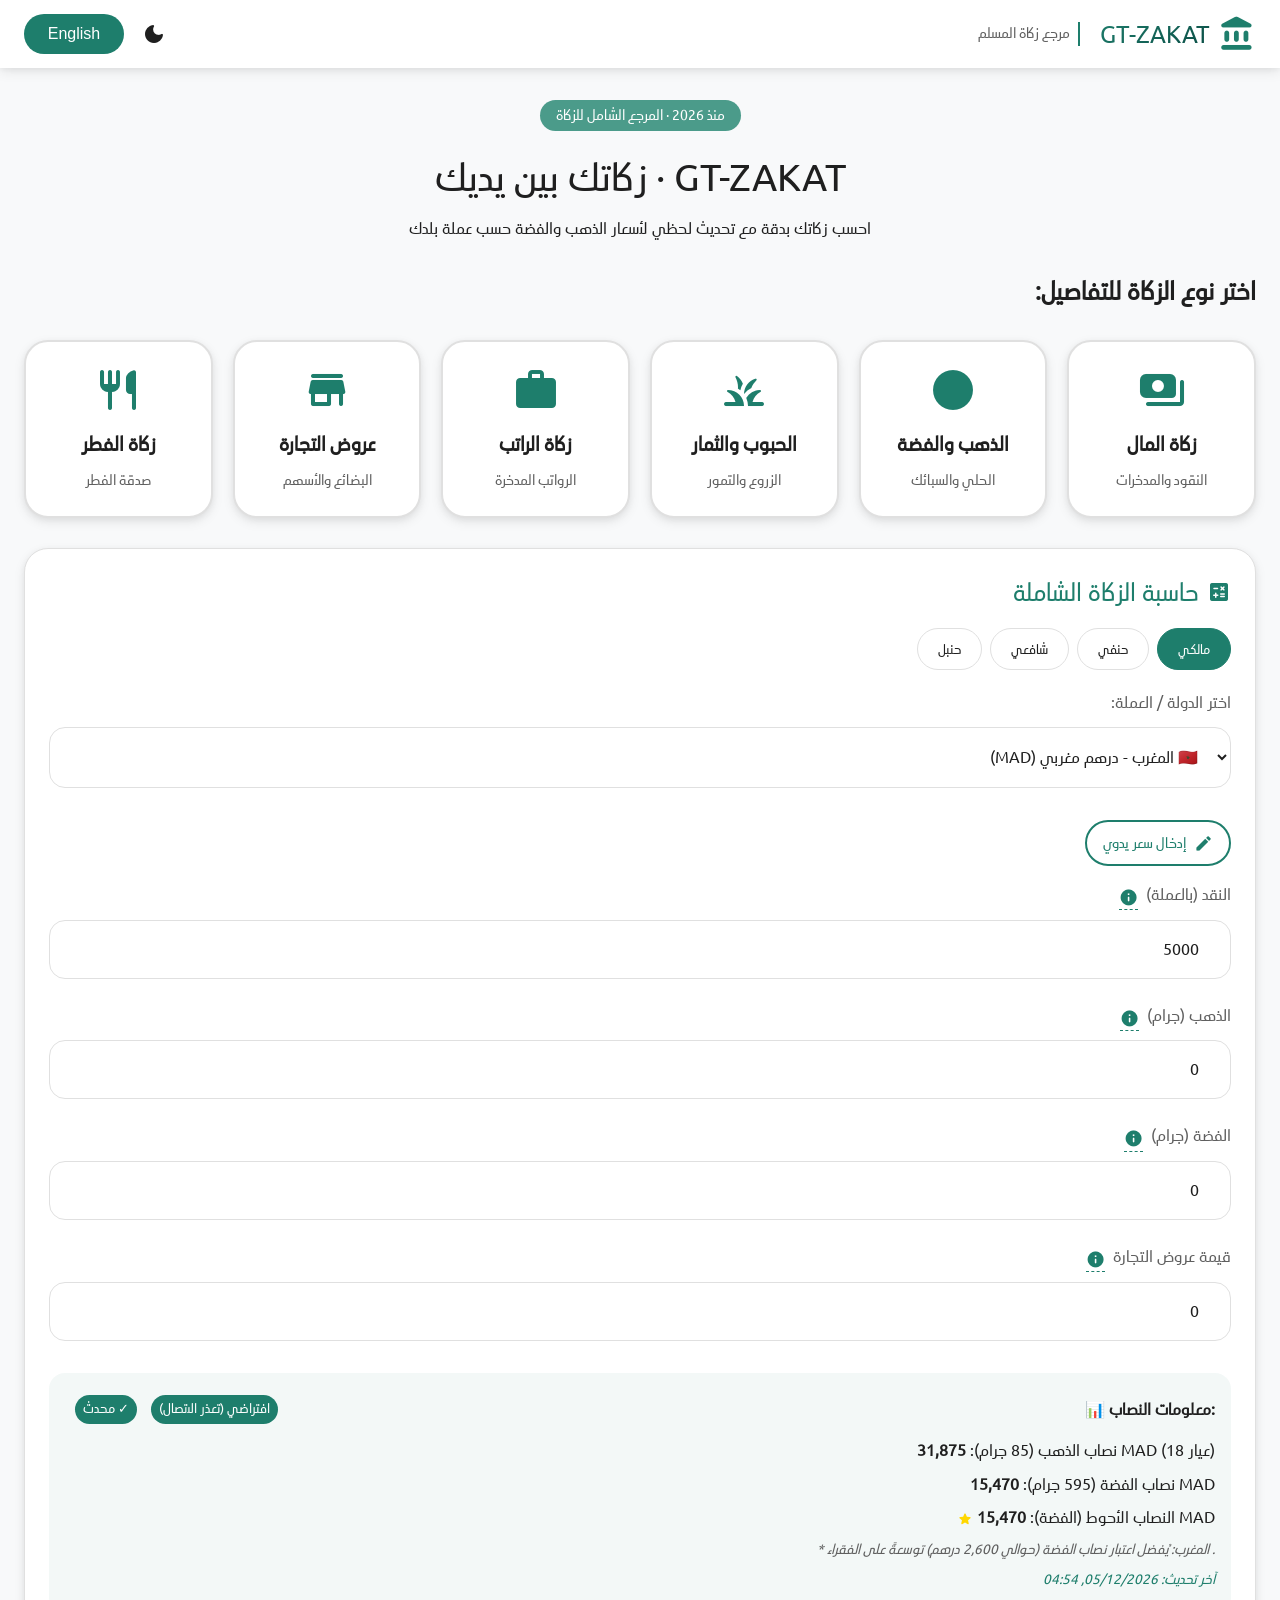
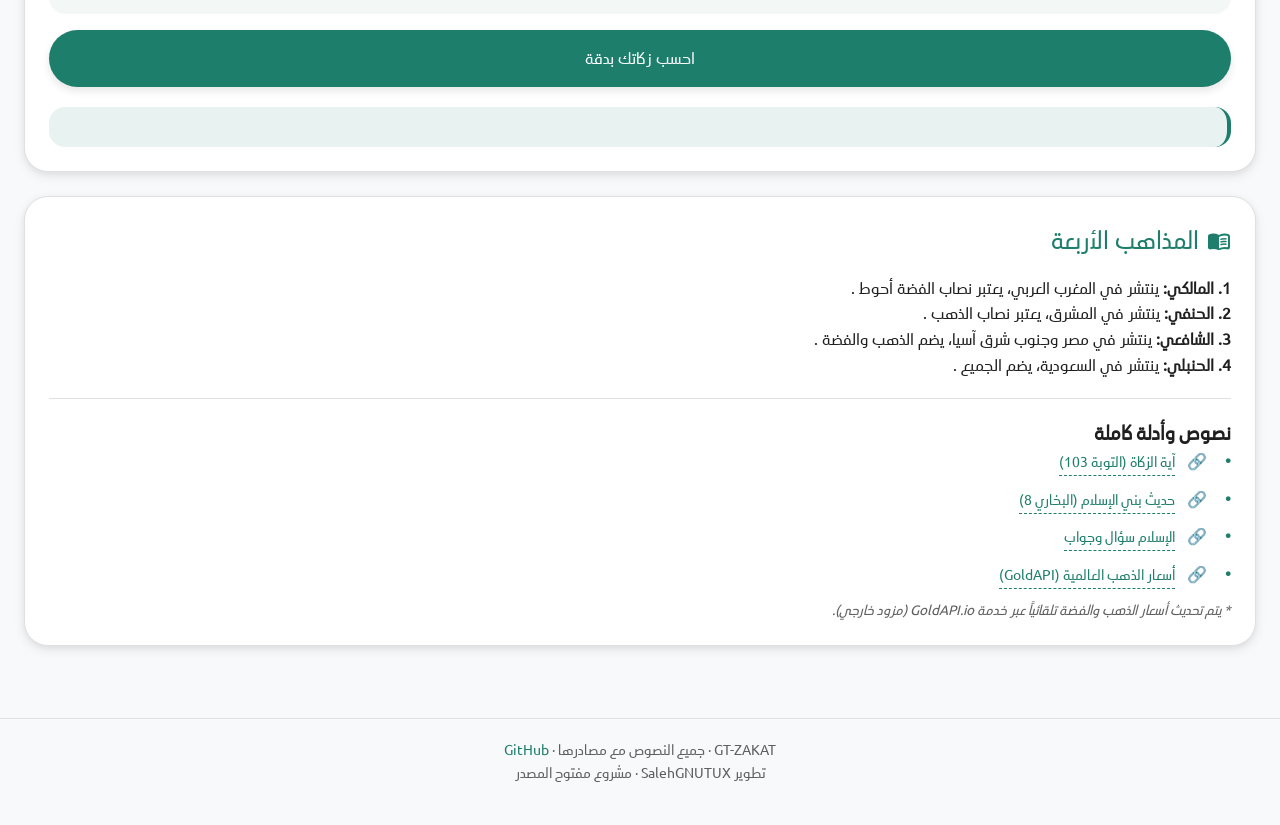
<file: index.html>
<!-- index.html - النسخة النهائية مع حفظ اللغة والوضع المظلم -->
<!DOCTYPE html>
<html lang="ar" dir="rtl">
<head>
    <meta charset="UTF-8">
    <meta name="viewport" content="width=device-width, initial-scale=1.0">
    <title>GT-ZAKAT · مرجع زكاة المسلم</title>
    <!-- أيقونات متعددة المقاسات -->
    <link rel="icon" type="image/png" sizes="16x16" href="/GT-ZAKAT/GT-ZAKAT-logo/16x16/gt-zakat-logo.png">
    <link rel="icon" type="image/png" sizes="32x32" href="/GT-ZAKAT/GT-ZAKAT-logo/32x32/gt-zakat-logo.png">
    <link rel="icon" type="image/png" sizes="128x128" href="/GT-ZAKAT/GT-ZAKAT-logo/128x128/gt-zakat-logo.png">
    <link rel="icon" type="image/png" sizes="256x256" href="/GT-ZAKAT/GT-ZAKAT-logo/256x256/gt-zakat-logo.png">
    <link rel="apple-touch-icon" href="/GT-ZAKAT/GT-ZAKAT-logo/512x512/gt-zakat-logo.png">
    <!-- Material Icons -->
    <link href="https://fonts.googleapis.com/icon?family=Material+Icons+Round" rel="stylesheet">
    <!-- ملف CSS الرئيسي -->
    <link rel="stylesheet" href="css/style.css?v=2.0">
    <!-- ربط manifest -->
    <link rel="manifest" href="/GT-ZAKAT/manifest.json">

</head>
<body data-theme="auto">
    <header class="app-bar">
        <div class="container">
            <div class="logo-area">
                <a href="/" class="logo-link" id="logoHome">
                    <span class="material-icons-round logo-icon">account_balance</span>
                    <span class="logo-text">GT-ZAKAT</span>
                </a>
                <span class="tagline" data-i18n="tagline">مرجع زكاة المسلم</span>
            </div>
            <div class="actions">
                <button class="action-btn" id="themeToggle">
                    <span class="material-icons-round">dark_mode</span>
                </button>
                <button class="lang-toggle" id="langToggle">English</button>
            </div>
        </div>
    </header>

    <main class="container">
        <!-- Hero Section -->
        <div class="hero">
            <span class="badge" data-i18n="since">منذ 2026 · المرجع الشامل للزكاة</span>
            <h1 data-i18n="headline">GT-ZAKAT · زكاتك بين يديك</h1>
            <p data-i18n="subheadline">احسب زكاتك بدقة مع تحديث لحظي لأسعار الذهب والفضة حسب عملة بلدك</p>
        </div>

        <!-- بطاقات أنواع الزكاة -->
        <h2 style="margin: 30px 0 20px;" data-i18n="zakatTypesHeading">اختر نوع الزكاة للتفاصيل:</h2>
        <div class="zakat-cards-grid" id="zakatCards">
            <div class="zakat-card" onclick="window.location.href='pages/zakat-money.html'">
                <span class="material-icons-round">payments</span>
                <h3 data-i18n="moneyOption">زكاة المال</h3>
                <p data-i18n="moneyDesc">النقود والمدخرات</p>
            </div>
            <div class="zakat-card" onclick="window.location.href='pages/zakat-gold.html'">
                <span class="material-icons-round">circle</span>
                <h3 data-i18n="goldOption">الذهب والفضة</h3>
                <p data-i18n="goldDesc">الحلي والسبائك</p>
            </div>
            <div class="zakat-card" onclick="window.location.href='pages/zakat-grains.html'">
                <span class="material-icons-round">grass</span>
                <h3 data-i18n="grainsOption">الحبوب والثمار</h3>
                <p data-i18n="grainsDesc">الزروع والتمور</p>
            </div>
            <div class="zakat-card" onclick="window.location.href='pages/zakat-salary.html'">
                <span class="material-icons-round">work</span>
                <h3 data-i18n="salaryOption">زكاة الراتب</h3>
                <p data-i18n="salaryDesc">الرواتب المدخرة</p>
            </div>
            <div class="zakat-card" onclick="window.location.href='pages/zakat-trade.html'">
                <span class="material-icons-round">store</span>
                <h3 data-i18n="tradeOption">عروض التجارة</h3>
                <p data-i18n="tradeDesc">البضائع والأسهم</p>
            </div>
            <div class="zakat-card" onclick="window.location.href='pages/zakat-fitrah.html'">
                <span class="material-icons-round">restaurant</span>
                <h3 data-i18n="fitrahOption">زكاة الفطر</h3>
                <p data-i18n="fitrahDesc">صدقة الفطر</p>
            </div>
        </div>

        <!-- بطاقة الحاسبة الشاملة -->
        <div class="card calculator-card">
            <h2>
                <span class="material-icons-round">calculate</span>
                <span data-i18n="calculatorTitle">حاسبة الزكاة الشاملة</span>
            </h2>

            <!-- تبويب المذاهب -->
            <div class="madhhab-tabs" id="madhhabTabs">
                <button class="madhhab-tab active" data-madhhab="maliki" data-i18n="malikiTab">مالكي</button>
                <button class="madhhab-tab" data-madhhab="hanafi" data-i18n="hanafiTab">حنفي</button>
                <button class="madhhab-tab" data-madhhab="shafii" data-i18n="shafiiTab">شافعي</button>
                <button class="madhhab-tab" data-madhhab="hanbali" data-i18n="hanbaliTab">حنبل</button>
            </div>

            <!-- اختيار العملة -->
            <label data-i18n="selectCountry">اختر الدولة / العملة:</label>
            <select id="currencySelect" class="currency-select">
                <!-- المغرب العربي -->
                <optgroup label="🇲🇦 المغرب العربي">
                    <option value="MAD" data-country="ma" data-gold-carats="18" data-gold-price="500" data-silver-price="26" data-preferred-nisab="silver" data-madhhab="maliki">🇲🇦 المغرب - درهم مغربي (MAD)</option>
                    <option value="DZD" data-country="dz" data-gold-carats="18" data-gold-price="19000" data-silver-price="210" data-madhhab="hanafi">🇩🇿 الجزائر - دينار جزائري (DZD)</option>
                    <option value="TND" data-country="tn" data-gold-price="78" data-silver-price="1.2" data-madhhab="maliki">🇹🇳 تونس - دينار تونسي (TND)</option>
                    <option value="LYD" data-country="ly" data-gold-price="1679" data-silver-price="27.5" data-madhhab="maliki">🇱🇾 ليبيا - دينار ليبي (LYD)</option>
                    <option value="MRU" data-country="mr" data-gold-carats="21" data-gold-price="49920" data-silver-price="820" data-madhhab="maliki">🇲🇷 موريتانيا - أوقية موريتانية (MRU)</option>
                </optgroup>
                <!-- وادي النيل -->
                <optgroup label="🇪🇬 وادي النيل">
                    <option value="EGP" data-country="eg" data-gold-carats="21" data-gold-price="3000" data-silver-price="45" data-madhhab="shafii">🇪🇬 مصر - جنيه مصري (EGP)</option>
                    <option value="SDG" data-country="sd" data-gold-price="420000" data-silver-price="7000" data-madhhab="hanafi">🇸🇩 السودان - جنيه سوداني (SDG)</option>
                </optgroup>
                <!-- شبه الجزيرة -->
                <optgroup label="🇸🇦 شبه الجزيرة">
                    <option value="SAR" data-country="sa" data-gold-carats="24" data-gold-price="385" data-silver-price="6.5" data-madhhab="hanbali">🇸🇦 السعودية - ريال سعودي (SAR)</option>
                    <option value="KWD" data-country="kw" data-gold-carats="24" data-gold-price="31" data-silver-price="0.52" data-madhhab="maliki">🇰🇼 الكويت - دينار كويتي (KWD)</option>
                    <option value="QAR" data-country="qa" data-gold-carats="24" data-gold-price="340" data-silver-price="5.7" data-madhhab="hanbali">🇶🇦 قطر - ريال قطري (QAR)</option>
                    <option value="AED" data-country="ae" data-gold-carats="24" data-gold-price="350" data-silver-price="5.9" data-madhhab="shafii">🇦🇪 الإمارات - درهم إماراتي (AED)</option>
                    <option value="OMR" data-country="om" data-gold-carats="24" data-gold-price="36" data-silver-price="0.6" data-madhhab="ibadi">🇴🇲 عمان - ريال عماني (OMR)</option>
                    <option value="BHD" data-country="bh" data-gold-carats="24" data-gold-price="35" data-silver-price="0.59" data-madhhab="maliki">🇧🇭 البحرين - دينار بحريني (BHD)</option>
                    <option value="YER" data-country="ye" data-gold-carats="24" data-gold-price="100000" data-silver-price="1700" data-madhhab="shafii">🇾🇪 اليمن - ريال يمني (YER)</option>
                </optgroup>
                <!-- الهلال الخصيب -->
                <optgroup label="🇮🇶 الهلال الخصيب">
                    <option value="IQD" data-country="iq" data-gold-carats="24" data-gold-price="75000" data-silver-price="1250" data-madhhab="hanafi">🇮🇶 العراق - دينار عراقي (IQD)</option>
                    <option value="JOD" data-country="jo" data-gold-carats="24" data-gold-price="63" data-silver-price="1.05" data-madhhab="shafii">🇯🇴 الأردن - دينار أردني (JOD)</option>
                    <option value="SYP" data-country="sy" data-gold-carats="24" data-gold-price="15000" data-silver-price="250" data-madhhab="hanafi">🇸🇾 سوريا - ليرة سورية (SYP)</option>
                    <option value="LBP" data-country="lb" data-gold-carats="24" data-gold-price="900000" data-silver-price="15000" data-madhhab="shafii">🇱🇧 لبنان - ليرة لبنانية (LBP)</option>
                    <option value="PS" data-country="ps" data-gold-carats="24" data-gold-price="340" data-silver-price="5.7" data-madhhab="shafii">🇵🇸 فلسطين - شيكل (ILS)</option>
                </optgroup>
                <!-- العملات العالمية -->
                <optgroup label="🌍 العملات العالمية">
                    <option value="USD" data-country="us" data-gold-carats="24" data-gold-price="86" data-silver-price="1.1">🇺🇸 دولار أمريكي (USD)</option>
                    <option value="EUR" data-country="eu" data-gold-carats="24" data-gold-price="92" data-silver-price="1.2">🇪🇺 يورو (EUR)</option>
                </optgroup>
            </select>

            <!-- خيار الإدخال اليدوي -->
            <div style="margin: 16px 0;">
                <button class="toggle-manual-btn" id="toggleManualBtn" type="button">
                    <span class="material-icons-round" style="font-size: 1.2rem; vertical-align: middle;">edit</span>
                    <span data-i18n="manualPriceToggle">إدخال سعر يدوي</span>
                </button>
            </div>

            <div id="manualPriceSection" style="display: none;">
                <div class="manual-price-input">
                    <label data-i18n="manualGoldPrice">سعر جرام الذهب (بعملتك المحلية):</label>
                    <input type="number" id="manualGoldPrice" step="0.01" placeholder="0.00">
                </div>
                <div class="manual-price-input">
                    <label data-i18n="manualSilverPrice">سعر جرام الفضة (بعملتك المحلية):</label>
                    <input type="number" id="manualSilverPrice" step="0.01" placeholder="0.00">
                </div>
                <p class="note" data-i18n="manualNote">* سيتم استخدام الأسعار اليدوية بدلاً من التحديث التلقائي</p>
            </div>

            <!-- حقول الإدخال مع أيقونات معلومات -->
            <div style="display: flex; align-items: center; gap: 8px; margin: 8px 0 0;">
                <label data-i18n="cashLabel">النقد (بالعملة)</label>
                <span class="tooltip">
                    <span class="material-icons-round" style="font-size: 1.2rem; color: var(--md-primary);">info</span>
                    <span class="tooltip-text" data-i18n="cashTooltip">المبلغ النقدي الذي تملكه من نقود ورقية أو معدنية أو أرصدة بنكية. يحول إلى عملتك المحلية ويدخل في حساب الزكاة.</span>
                </span>
            </div>
            <input type="number" id="cashInput" class="input-field" placeholder="0.00" value="5000">

            <div style="display: flex; align-items: center; gap: 8px; margin: 8px 0 0;">
                <label data-i18n="goldLabel">الذهب (جرام)</label>
                <span class="tooltip">
                    <span class="material-icons-round" style="font-size: 1.2rem; color: var(--md-primary);">info</span>
                    <span class="tooltip-text" data-i18n="goldTooltip">وزن الذهب الذي تملكه بالجرام، سواء كان سبائك أو حلياً (مع مراعاة خلاف المذاهب في حلي الزينة). يحسب بقيمته السوقية.</span>
                </span>
            </div>
            <input type="number" id="goldInput" class="input-field" value="0" step="0.1">

            <div style="display: flex; align-items: center; gap: 8px; margin: 8px 0 0;">
                <label data-i18n="silverLabel">الفضة (جرام)</label>
                <span class="tooltip">
                    <span class="material-icons-round" style="font-size: 1.2rem; color: var(--md-primary);">info</span>
                    <span class="tooltip-text" data-i18n="silverTooltip">وزن الفضة الذي تملكه بالجرام. تدخل في حساب الزكاة بنفس أحكام الذهب، وغالباً ما يكون نصابها أقل.</span>
                </span>
            </div>
            <input type="number" id="silverInput" class="input-field" value="0" step="1">

            <div style="display: flex; align-items: center; gap: 8px; margin: 8px 0 0;">
                <label data-i18n="tradeGoodsLabel">قيمة عروض التجارة</label>
                <span class="tooltip">
                    <span class="material-icons-round" style="font-size: 1.2rem; color: var(--md-primary);">info</span>
                    <span class="tooltip-text" data-i18n="tradeGoodsTooltip">عروض التجارة: البضائع المعدة للبيع، الأسهم، العقارات التجارية، وأي سلع تم شراؤها بقصد الاتجار. إذا بلغت قيمتها مع النقود النصاب وحال الحول، فتجب الزكاة 2.5%</span>
                </span>
            </div>
            <input type="number" id="tradeInput" class="input-field" value="0" step="0.01" placeholder="0.00">

            <!-- معلومات النصاب -->
            <div class="nisab-info">
                <div style="display: flex; justify-content: space-between; align-items: center; flex-wrap: wrap;">
                    <p><strong data-i18n="nisabInfo">📊 معلومات النصاب:</strong></p>
                    <div>
                        <span class="price-source-badge" id="priceSource">تلقائي</span>
                        <span class="price-source-badge" id="updateStatus">✓ محدث</span>
                    </div>
                </div>
                <p><span data-i18n="nisabGold">نصاب الذهب (85 جرام):</span> <strong><span id="nisabGoldDisplay">42,500</span></strong> <span id="nisabGoldCurrency">درهم مغربي</span> <span id="goldCaratInfo">(عيار 18)</span></p>
                <p><span data-i18n="nisabSilver">نصاب الفضة (595 جرام):</span> <strong><span id="nisabSilverDisplay">15,470</span></strong> <span id="nisabSilverCurrency">درهم مغربي</span></p>
                <p id="preferredNisabRow"><span class="material-icons-round" style="font-size:1rem; color:gold;">star</span> <span data-i18n="preferredNisab">النصاب الأحوط (الفضة):</span> <strong><span id="preferredNisabDisplay">15,470</span></strong> <span id="preferredNisabCurrency">درهم مغربي</span></p>
                <p class="note" id="countrySpecificNote" data-i18n="maNote">* المغرب: يُفضل اعتبار نصاب الفضة (حوالي 2,600 درهم) توسعةً على الفقراء .</p>
                <p class="note" style="color: var(--md-primary);" id="lastUpdateNote">آخر تحديث: 4/3/2026, 02:30 م</p>
            </div>

            <button class="btn" id="calculateBtn"><span data-i18n="calculate">احسب زكاتك بدقة</span></button>
            <div class="result-box" id="resultDisplay"></div>
        </div>

        <!-- بطاقة المصادر -->
        <div class="card sources-card">
            <h2><span class="material-icons-round">menu_book</span> <span data-i18n="madhhabTitle">المذاهب الأربعة</span></h2>
            <div class="madhhab-info">
                <p><strong>1. المالكي:</strong> <span data-i18n="malikiDesc">ينتشر في المغرب العربي، يعتبر نصاب الفضة أحوط .</span></p>
                <p><strong>2. الحنفي:</strong> <span data-i18n="hanafiDesc">ينتشر في المشرق، يعتبر نصاب الذهب .</span></p>
                <p><strong>3. الشافعي:</strong> <span data-i18n="shafiiDesc">ينتشر في مصر وجنوب شرق آسيا، يضم الذهب والفضة .</span></p>
                <p><strong>4. الحنبلي:</strong> <span data-i18n="hanbaliDesc">ينتشر في السعودية، يضم الجميع .</span></p>
            </div>
            <div class="divider"></div>
            <h3 data-i18n="sourcesTitle">نصوص وأدلة كاملة</h3>
            <ul id="sourcesList">
                <li>🔗 <a href="https://quran.com/9:103" target="_blank" class="source-link" data-i18n="source1">آية الزكاة (التوبة 103)</a></li>
                <li>🔗 <a href="https://sunnah.com/bukhari:8" target="_blank" class="source-link" data-i18n="source2">حديث بني الإسلام (البخاري 8)</a></li>
                <li>🔗 <a href="https://islamqa.info/ar" target="_blank" class="source-link" data-i18n="source3">الإسلام سؤال وجواب</a></li>
                <li>🔗 <a href="https://www.goldapi.io" target="_blank" class="source-link" data-i18n="source4">أسعار الذهب العالمية (GoldAPI)</a></li>
            </ul>
            <p class="note" data-i18n="apiSourceNote">* يتم تحديث أسعار الذهب والفضة تلقائياً عبر خدمة GoldAPI.io (مزود خارجي).</p>
        </div>
    </main>

    <footer class="footer container">
        <p>
            <span data-i18n="footer">GT-ZAKAT · جميع النصوص مع مصادرها ·</span>
            <a href="https://github.com/SalehGNUTUX/GT-ZAKAT" target="_blank">GitHub</a>
            <br>
            <span data-i18n="developer">تطوير SalehGNUTUX · مشروع مفتوح المصدر</span>
        </p>
    </footer>

    <script src="js/script.js"></script>

    <script>
  if ('serviceWorker' in navigator) {
    window.addEventListener('load', () => {
      navigator.serviceWorker.register('/GT-ZAKAT/service-worker.js')
        .then(reg => console.log('✅ Service Worker registered'))
        .catch(err => console.log('❌ Service Worker error:', err));
    });
  }
</script>
    
</body>
</html>
</file>
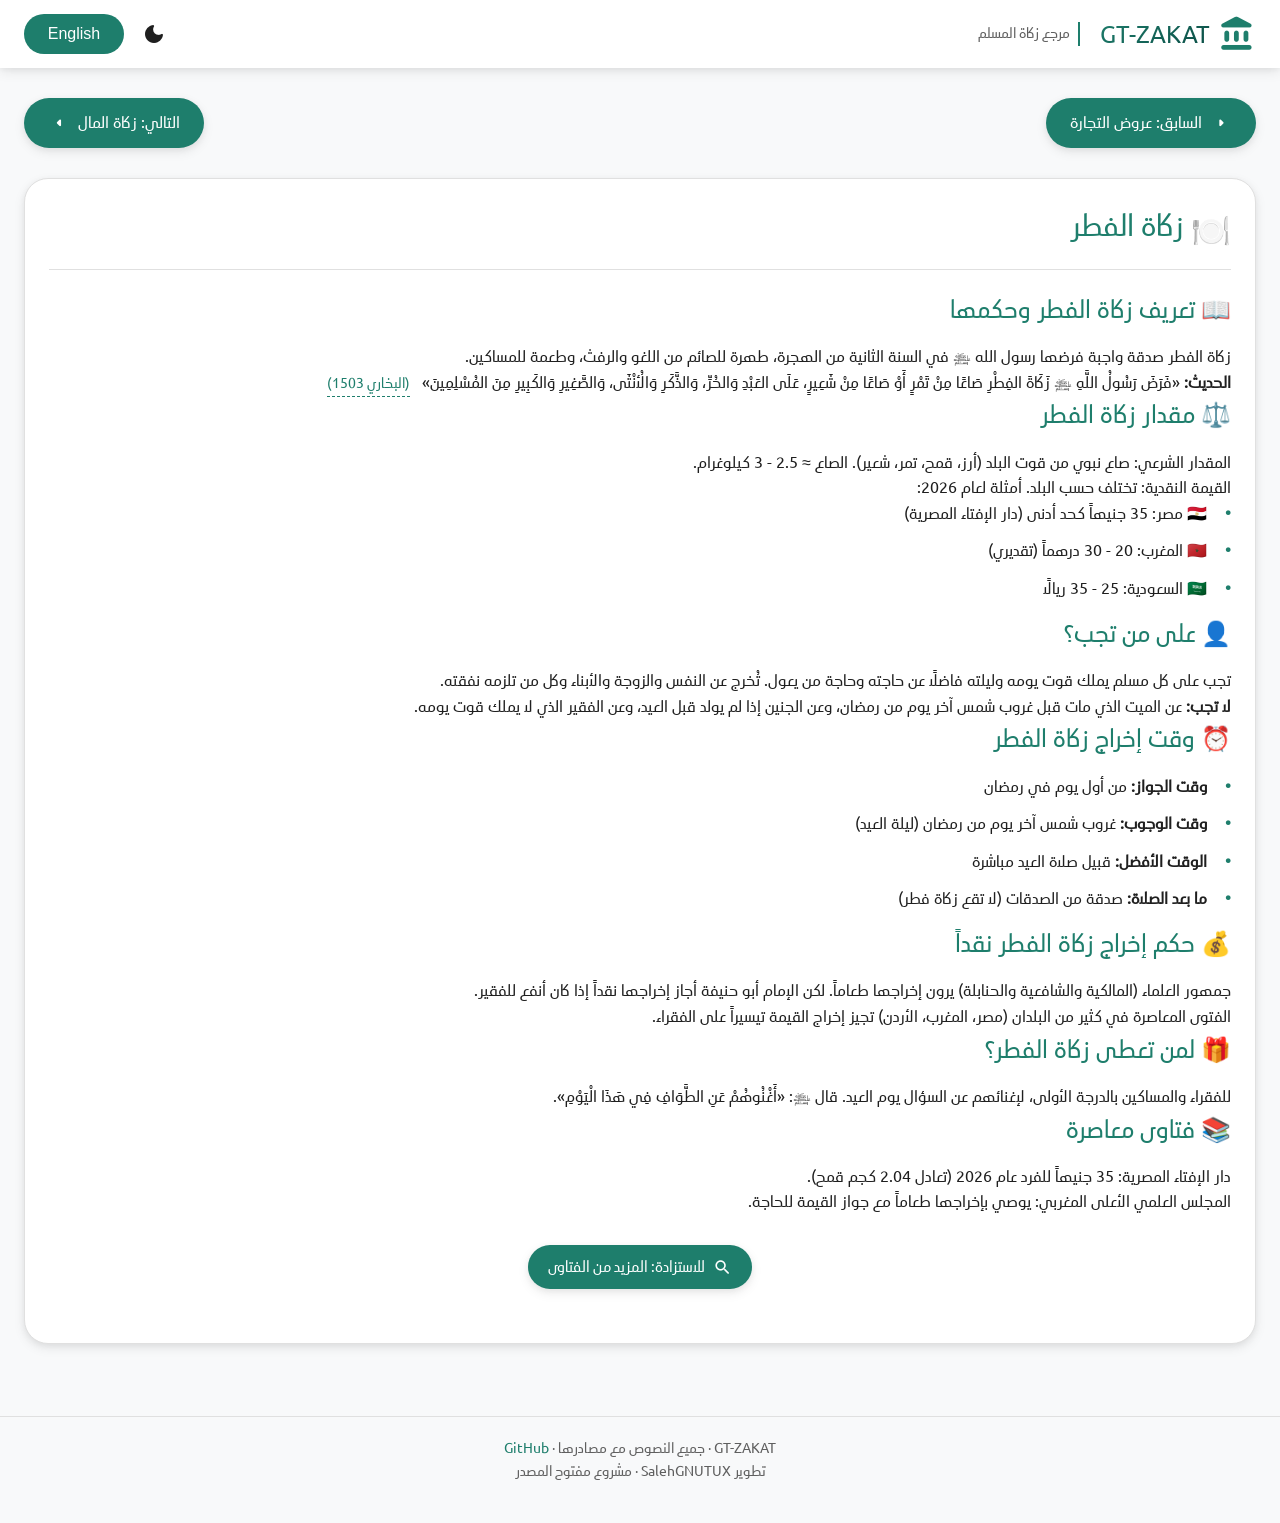
<file: pages/zakat-fitrah.html>
<!-- pages/zakat-fitrah.html - النسخة النهائية مع روابط بحث إنجليزية -->
<!DOCTYPE html>
<html lang="ar" dir="rtl">
<head>
    <meta charset="UTF-8">
    <meta name="viewport" content="width=device-width, initial-scale=1.0">
    <title>زكاة الفطر · GT-ZAKAT</title>
    <link rel="icon" type="image/png" sizes="16x16" href="/GT-ZAKAT/GT-ZAKAT-logo/16x16/gt-zakat-logo.png">
    <link rel="icon" type="image/png" sizes="32x32" href="/GT-ZAKAT/GT-ZAKAT-logo/32x32/gt-zakat-logo.png">
    <link rel="icon" type="image/png" sizes="128x128" href="/GT-ZAKAT/GT-ZAKAT-logo/128x128/gt-zakat-logo.png">
    <link rel="icon" type="image/png" sizes="256x256" href="/GT-ZAKAT/GT-ZAKAT-logo/256x256/gt-zakat-logo.png">
    <link rel="apple-touch-icon" href="/GT-ZAKAT/GT-ZAKAT-logo/512x512/gt-zakat-logo.png">
    <link href="https://fonts.googleapis.com/icon?family=Material+Icons+Round" rel="stylesheet">
    <link rel="stylesheet" href="../css/style.css?v=2.0">
    <link rel="manifest" href="../manifest.json">
    <style>
        .more-info-btn {
            display: inline-flex;
            align-items: center;
            gap: 8px;
            background: var(--md-primary);
            color: white;
            text-decoration: none;
            padding: 10px 20px;
            border-radius: 40px;
            font-size: 0.95rem;
            font-weight: 500;
            transition: background 0.2s, transform 0.1s;
            box-shadow: var(--shadow);
            margin: 10px 0;
            border: none;
            cursor: pointer;
        }
        .more-info-btn:hover {
            background: var(--md-primary-dark);
            transform: translateY(-2px);
        }
        .more-info-btn .material-icons-round {
            font-size: 1.2rem;
        }
        [dir="ltr"] .more-info-btn {
            flex-direction: row-reverse;
        }
    </style>
</head>
<body data-theme="auto">
    <header class="app-bar">
        <div class="container">
            <div class="logo-area">
                <a href="../index.html" class="logo-link">
                    <span class="material-icons-round logo-icon">account_balance</span>
                    <span class="logo-text">GT-ZAKAT</span>
                </a>
                <span class="tagline" data-i18n="tagline">مرجع زكاة المسلم</span>
            </div>
            <div class="actions">
                <button class="action-btn" id="themeToggle"><span class="material-icons-round">dark_mode</span></button>
                <button class="lang-toggle" id="langToggle">English</button>
            </div>
        </div>
    </header>

    <main class="container">
        <div class="page-navigation">
            <a href="zakat-trade.html" class="nav-button">
                <span class="material-icons-round">arrow_right</span>
                <span data-i18n="prevPage">السابق: عروض التجارة</span>
            </a>
            <a href="zakat-money.html" class="nav-button">
                <span data-i18n="nextPage">التالي: زكاة المال</span>
                <span class="material-icons-round">arrow_left</span>
            </a>
        </div>

        <div class="card">
            <h1>
                <span class="material-icons-round" style="font-size:2rem;">🍽️</span>
                <span data-i18n="fitrahTitle">زكاة الفطر</span>
            </h1>
            <div class="divider"></div>

            <h2 data-i18n="definitionHeading">📖 تعريف زكاة الفطر وحكمها</h2>
            <p data-i18n="fitrahDef">زكاة الفطر صدقة واجبة فرضها رسول الله ﷺ في السنة الثانية من الهجرة، طهرة للصائم من اللغو والرفث، وطعمة للمساكين.</p>
            <p><strong data-i18n="hadith">الحديث:</strong> <span data-i18n="hadithFitrah1">«فَرَضَ رَسُولُ اللَّهِ ﷺ زَكَاةَ الفِطْرِ صَاعًا مِنْ تَمْرٍ أَوْ صَاعًا مِنْ شَعِيرٍ، عَلَى العَبْدِ وَالحُرِّ، وَالذَّكَرِ وَالأُنْثَى، وَالصَّغِيرِ وَالكَبِيرِ مِنَ المُسْلِمِينَ»</span> <a href="https://sunnah.com/bukhari:1503" target="_blank" class="source-link">(البخاري 1503)</a></p>

            <h2 data-i18n="amountHeading">⚖️ مقدار زكاة الفطر</h2>
            <p data-i18n="fitrahAmount">المقدار الشرعي: <strong>صاع نبوي</strong> من قوت البلد (أرز، قمح، تمر، شعير). الصاع ≈ 2.5 - 3 كيلوغرام.</p>
            <p data-i18n="fitrahCash">القيمة النقدية: تختلف حسب البلد. أمثلة لعام 2026:</p>
            <ul>
                <li data-i18n="egyptFitrah">🇪🇬 <strong>مصر:</strong> 35 جنيهاً كحد أدنى (دار الإفتاء المصرية)</li>
                <li data-i18n="moroccoFitrah">🇲🇦 <strong>المغرب:</strong> 20 - 30 درهماً (تقديري)</li>
                <li data-i18n="saudiFitrah">🇸🇦 <strong>السعودية:</strong> 25 - 35 ريالاً</li>
            </ul>

            <h2 data-i18n="obligationHeading">👤 على من تجب؟</h2>
            <p data-i18n="fitrahObligation">تجب على كل مسلم يملك قوت يومه وليلته فاضلاً عن حاجته وحاجة من يعول. تُخرج عن النفس والزوجة والأبناء وكل من تلزمه نفقته.</p>
            <p><strong data-i18n="exception">لا تجب:</strong> <span data-i18n="fitrahException">عن الميت الذي مات قبل غروب شمس آخر يوم من رمضان، وعن الجنين إذا لم يولد قبل العيد، وعن الفقير الذي لا يملك قوت يومه.</span></p>

            <h2 data-i18n="timeHeading">⏰ وقت إخراج زكاة الفطر</h2>
            <ul>
                <li><strong data-i18n="permissibleTime">وقت الجواز:</strong> <span data-i18n="permissibleTimeDesc">من أول يوم في رمضان</span></li>
                <li><strong data-i18n="obligatoryTime">وقت الوجوب:</strong> <span data-i18n="obligatoryTimeDesc">غروب شمس آخر يوم من رمضان (ليلة العيد)</span></li>
                <li><strong data-i18n="bestTime">الوقت الأفضل:</strong> <span data-i18n="bestTimeDesc">قبيل صلاة العيد مباشرة</span></li>
                <li><strong data-i18n="prohibitedTime">ما بعد الصلاة:</strong> <span data-i18n="prohibitedTimeDesc">صدقة من الصدقات (لا تقع زكاة فطر)</span></li>
            </ul>

            <h2 data-i18n="cashOpinionHeading">💰 حكم إخراج زكاة الفطر نقداً</h2>
            <p data-i18n="cashOpinion1">جمهور العلماء (المالكية والشافعية والحنابلة) يرون إخراجها طعاماً. لكن الإمام أبو حنيفة أجاز إخراجها نقداً إذا كان أنفع للفقير.</p>
            <p data-i18n="cashOpinion2">الفتوى المعاصرة في كثير من البلدان (مصر، المغرب، الأردن) تجيز إخراج القيمة تيسيراً على الفقراء.</p>

            <h2 data-i18n="recipientsHeading">🎁 لمن تعطى زكاة الفطر؟</h2>
            <p data-i18n="fitrahRecipients">للفقراء والمساكين بالدرجة الأولى، لإغنائهم عن السؤال يوم العيد. قال ﷺ: «أَغْنُوهُمْ عَنِ الطَّوَافِ فِي هَذَا الْيَوْمِ».</p>

            <h2 data-i18n="fatwaHeading">📚 فتاوى معاصرة</h2>
            <p data-i18n="fatwaFitrah1">دار الإفتاء المصرية: 35 جنيهاً للفرد عام 2026 (تعادل 2.04 كجم قمح).</p>
            <p data-i18n="fatwaFitrah2">المجلس العلمي الأعلى المغربي: يوصي بإخراجها طعاماً مع جواز القيمة للحاجة.</p>

            <!-- زر للاستزادة مع روابط مزدوجة -->
            <div style="text-align: center; margin: 20px 0;">
                <a href="https://islamqa.info/ar/search?q=%D8%B2%D9%83%D8%A7%D8%A9+%D8%A7%D9%84%D9%81%D8%B7%D8%B1" 
                   class="more-info-btn" 
                   id="moreInfoBtnAr"
                   data-ar-link="https://islamqa.info/ar/search?q=%D8%B2%D9%83%D8%A7%D8%A9+%D8%A7%D9%84%D9%81%D8%B7%D8%B1"
                   data-en-link="https://islamqa.info/en/search?q=zakat+al-fitr">
                    <span class="material-icons-round">search</span>
                    <span data-i18n="moreInfoAr">للاستزادة: المزيد من الفتاوى</span>
                </a>
            </div>
        </div>
    </main>

    <footer class="footer container">
        <p><span data-i18n="footer">GT-ZAKAT · جميع النصوص مع مصادرها ·</span> <a href="https://github.com/SalehGNUTUX/GT-ZAKAT" target="_blank">GitHub</a><br><span data-i18n="developer">تطوير SalehGNUTUX · مشروع مفتوح المصدر</span></p>
    </footer>

    <script>
        (function() {
            const translations = {
                tagline: { ar: "مرجع زكاة المسلم", en: "Muslim's Zakat Reference" },
                prevPage: { ar: "السابق: عروض التجارة", en: "Previous: Trade Goods" },
                nextPage: { ar: "التالي: زكاة المال", en: "Next: Zakat on Cash" },
                fitrahTitle: { ar: "زكاة الفطر", en: "Zakat al-Fitr" },
                definitionHeading: { ar: "📖 تعريف زكاة الفطر وحكمها", en: "📖 Definition and Ruling" },
                fitrahDef: { ar: "زكاة الفطر صدقة واجبة فرضها رسول الله ﷺ في السنة الثانية من الهجرة، طهرة للصائم من اللغو والرفث، وطعمة للمساكين.", en: "Zakat al-Fitr is an obligatory charity enjoined by the Prophet ﷺ in the second year of Hijrah, as purification for the fasting person from idle talk and obscenity, and as food for the poor." },
                hadith: { ar: "الحديث:", en: "Hadith:" },
                hadithFitrah1: { ar: "«فَرَضَ رَسُولُ اللَّهِ ﷺ زَكَاةَ الفِطْرِ صَاعًا مِنْ تَمْرٍ أَوْ صَاعًا مِنْ شَعِيرٍ، عَلَى العَبْدِ وَالحُرِّ، وَالذَّكَرِ وَالأُنْثَى، وَالصَّغِيرِ وَالكَبِيرِ مِنَ المُسْلِمِينَ»", en: "The Messenger of Allah ﷺ enjoined Zakat al-Fitr as one sa' of dates or one sa' of barley on every slave and free, male and female, young and old among the Muslims." },
                amountHeading: { ar: "⚖️ مقدار زكاة الفطر", en: "⚖️ Amount" },
                fitrahAmount: { ar: "المقدار الشرعي: صاع نبوي من قوت البلد (أرز، قمح، تمر، شعير). الصاع ≈ 2.5 - 3 كيلوغرام.", en: "The prescribed amount is one Sa' of the staple food of the country (rice, wheat, dates, barley). Sa' ≈ 2.5 - 3 kg." },
                fitrahCash: { ar: "القيمة النقدية: تختلف حسب البلد. أمثلة لعام 2026:", en: "Monetary value varies by country. Examples for 2026:" },
                egyptFitrah: { ar: "🇪🇬 مصر: 35 جنيهاً كحد أدنى (دار الإفتاء المصرية)", en: "🇪🇬 Egypt: 35 EGP minimum (Dar al-Ifta)" },
                moroccoFitrah: { ar: "🇲🇦 المغرب: 20 - 30 درهماً (تقديري)", en: "🇲🇦 Morocco: 20-30 MAD (estimated)" },
                saudiFitrah: { ar: "🇸🇦 السعودية: 25 - 35 ريالاً", en: "🇸🇦 Saudi Arabia: 25-35 SAR" },
                obligationHeading: { ar: "👤 على من تجب؟", en: "👤 Who Must Pay?" },
                fitrahObligation: { ar: "تجب على كل مسلم يملك قوت يومه وليلته فاضلاً عن حاجته وحاجة من يعول. تُخرج عن النفس والزوجة والأبناء وكل من تلزمه نفقته.", en: "It is obligatory on every Muslim who possesses provision for himself and his family on the day and night of Eid. It is paid for oneself, spouse, children, and all dependents." },
                exception: { ar: "لا تجب:", en: "Not obligatory:" },
                fitrahException: { ar: "عن الميت الذي مات قبل غروب شمس آخر يوم من رمضان، وعن الجنين إذا لم يولد قبل العيد، وعن الفقير الذي لا يملك قوت يومه.", en: "For the deceased who died before sunset on the last day of Ramadan, for the unborn child not born before Eid, and for the poor who lack provision." },
                timeHeading: { ar: "⏰ وقت إخراج زكاة الفطر", en: "⏰ Time of Payment" },
                permissibleTime: { ar: "وقت الجواز:", en: "Permissible time:" },
                permissibleTimeDesc: { ar: "من أول يوم في رمضان", en: "From the first day of Ramadan" },
                obligatoryTime: { ar: "وقت الوجوب:", en: "Obligatory time:" },
                obligatoryTimeDesc: { ar: "غروب شمس آخر يوم من رمضان (ليلة العيد)", en: "Sunset on the last day of Ramadan (night of Eid)" },
                bestTime: { ar: "الوقت الأفضل:", en: "Best time:" },
                bestTimeDesc: { ar: "قبيل صلاة العيد مباشرة", en: "Just before Eid prayer" },
                prohibitedTime: { ar: "ما بعد الصلاة:", en: "After prayer:" },
                prohibitedTimeDesc: { ar: "صدقة من الصدقات (لا تقع زكاة فطر)", en: "Counts as ordinary charity (not Fitrah)" },
                cashOpinionHeading: { ar: "💰 حكم إخراج زكاة الفطر نقداً", en: "💰 Ruling on Paying Cash" },
                cashOpinion1: { ar: "جمهور العلماء (المالكية والشافعية والحنابلة) يرون إخراجها طعاماً. لكن الإمام أبو حنيفة أجاز إخراجها نقداً إذا كان أنفع للفقير.", en: "The majority (Maliki, Shafi'i, Hanbali) require food. Imam Abu Hanifa allowed cash if it benefits the poor." },
                cashOpinion2: { ar: "الفتوى المعاصرة في كثير من البلدان (مصر، المغرب، الأردن) تجيز إخراج القيمة تيسيراً على الفقراء.", en: "Contemporary fatwas in many countries (Egypt, Morocco, Jordan) permit cash for convenience of the poor." },
                recipientsHeading: { ar: "🎁 لمن تعطى زكاة الفطر؟", en: "🎁 Recipients" },
                fitrahRecipients: { ar: "للفقراء والمساكين بالدرجة الأولى، لإغنائهم عن السؤال يوم العيد. قال ﷺ: «أَغْنُوهُمْ عَنِ الطَّوَافِ فِي هَذَا الْيَوْمِ».", en: "Primarily for the poor and needy, to spare them from begging on Eid. The Prophet ﷺ said: 'Spare them from begging on this day.'" },
                fatwaHeading: { ar: "📚 فتاوى معاصرة", en: "📚 Contemporary Fatawa" },
                fatwaFitrah1: { ar: "دار الإفتاء المصرية: 35 جنيهاً للفرد عام 2026 (تعادل 2.04 كجم قمح).", en: "Egyptian Dar al-Ifta: 35 EGP per person in 2026 (equivalent to 2.04 kg wheat)." },
                fatwaFitrah2: { ar: "المجلس العلمي الأعلى المغربي: يوصي بإخراجها طعاماً مع جواز القيمة للحاجة.", en: "Moroccan Supreme Scientific Council: Recommends food, permits cash when needed." },
                moreInfoAr: { ar: "للاستزادة: المزيد من الفتاوى", en: "More Info: Additional Fatawa" },
                footer: { ar: "GT-ZAKAT · جميع النصوص مع مصادرها ·", en: "GT-ZAKAT · All texts with their sources ·" },
                developer: { ar: "تطوير SalehGNUTUX · مشروع مفتوح المصدر", en: "Developed by SalehGNUTUX · Open Source Project" }
            };

            const themeToggle = document.getElementById('themeToggle');
            const langToggle = document.getElementById('langToggle');
            const moreInfoBtn = document.getElementById('moreInfoBtnAr');
            
            let currentLang = localStorage.getItem('gtzakat_lang') || 'ar';
            const savedTheme = localStorage.getItem('gtzakat_theme');

            function setTheme(theme) {
                if (theme === 'auto') {
                    const prefersDark = window.matchMedia('(prefers-color-scheme: dark)').matches;
                    const newTheme = prefersDark ? 'dark' : 'light';
                    document.documentElement.setAttribute('data-theme', newTheme);
                    localStorage.setItem('gtzakat_theme', newTheme);
                } else {
                    document.documentElement.setAttribute('data-theme', theme);
                    localStorage.setItem('gtzakat_theme', theme);
                }
            }

            if (savedTheme) {
                setTheme(savedTheme);
            } else {
                setTheme('auto');
            }

            themeToggle.addEventListener('click', () => {
                const current = document.documentElement.getAttribute('data-theme');
                const newTheme = current === 'dark' ? 'light' : 'dark';
                setTheme(newTheme);
            });

            function applyLanguage(lang) {
                currentLang = lang;
                localStorage.setItem('gtzakat_lang', lang);
                document.documentElement.lang = lang;
                document.documentElement.dir = lang === 'ar' ? 'rtl' : 'ltr';
                langToggle.innerText = lang === 'ar' ? 'English' : 'العربية';

                document.querySelectorAll('[data-i18n]').forEach(el => {
                    const key = el.getAttribute('data-i18n');
                    if (translations[key] && translations[key][lang]) {
                        if (el.tagName === 'A' && el.classList.contains('nav-button')) {
                        } else {
                            el.innerText = translations[key][lang];
                        }
                    }
                });

                document.querySelectorAll('.nav-button span[data-i18n]').forEach(el => {
                    const key = el.getAttribute('data-i18n');
                    if (translations[key] && translations[key][lang]) {
                        el.innerText = translations[key][lang];
                    }
                });

                if (moreInfoBtn) {
                    const arLink = moreInfoBtn.getAttribute('data-ar-link');
                    const enLink = moreInfoBtn.getAttribute('data-en-link');
                    moreInfoBtn.href = lang === 'ar' ? arLink : enLink;
                    
                    const span = moreInfoBtn.querySelector('span[data-i18n]');
                    if (span && translations.moreInfoAr && translations.moreInfoAr[lang]) {
                        span.innerText = translations.moreInfoAr[lang];
                    }
                }
            }

            applyLanguage(currentLang);
            langToggle.addEventListener('click', () => {
                applyLanguage(currentLang === 'ar' ? 'en' : 'ar');
            });

            document.querySelectorAll('[data-i18n]').forEach(el => {
                if (!el.hasAttribute('data-ar')) {
                    el.setAttribute('data-ar', el.innerText.trim());
                }
            });
        })();
    </script>
</body>
</html>
</file>
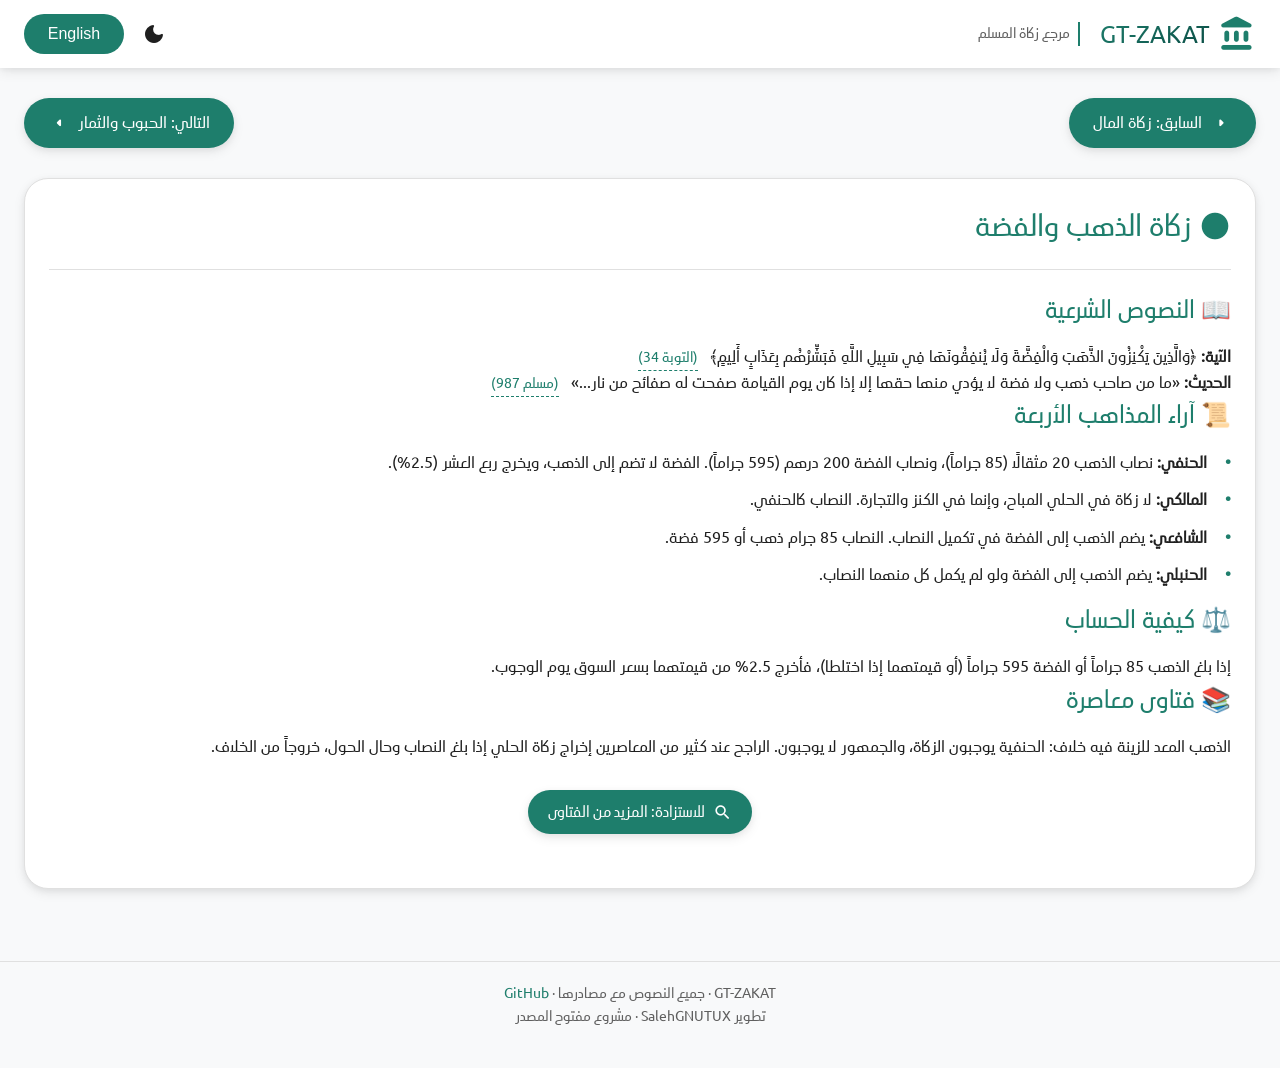
<file: pages/zakat-gold.html>
<!-- pages/zakat-gold.html - النسخة النهائية مع روابط بحث إنجليزية -->
<!DOCTYPE html>
<html lang="ar" dir="rtl">
<head>
    <meta charset="UTF-8">
    <meta name="viewport" content="width=device-width, initial-scale=1.0">
    <title>زكاة الذهب والفضة · GT-ZAKAT</title>
    <link rel="icon" type="image/png" sizes="16x16" href="/GT-ZAKAT/GT-ZAKAT-logo/16x16/gt-zakat-logo.png">
    <link rel="icon" type="image/png" sizes="32x32" href="/GT-ZAKAT/GT-ZAKAT-logo/32x32/gt-zakat-logo.png">
    <link rel="icon" type="image/png" sizes="128x128" href="/GT-ZAKAT/GT-ZAKAT-logo/128x128/gt-zakat-logo.png">
    <link rel="icon" type="image/png" sizes="256x256" href="/GT-ZAKAT/GT-ZAKAT-logo/256x256/gt-zakat-logo.png">
    <link rel="apple-touch-icon" href="/GT-ZAKAT/GT-ZAKAT-logo/512x512/gt-zakat-logo.png">
    <link href="https://fonts.googleapis.com/icon?family=Material+Icons+Round" rel="stylesheet">
    <link rel="stylesheet" href="../css/style.css?v=2.0">
    <link rel="manifest" href="../manifest.json">
    <style>
        .more-info-btn {
            display: inline-flex;
            align-items: center;
            gap: 8px;
            background: var(--md-primary);
            color: white;
            text-decoration: none;
            padding: 10px 20px;
            border-radius: 40px;
            font-size: 0.95rem;
            font-weight: 500;
            transition: background 0.2s, transform 0.1s;
            box-shadow: var(--shadow);
            margin: 10px 0;
            border: none;
            cursor: pointer;
        }
        .more-info-btn:hover {
            background: var(--md-primary-dark);
            transform: translateY(-2px);
        }
        .more-info-btn .material-icons-round {
            font-size: 1.2rem;
        }
        [dir="ltr"] .more-info-btn {
            flex-direction: row-reverse;
        }
    </style>
</head>
<body data-theme="auto">
    <header class="app-bar">
        <div class="container">
            <div class="logo-area">
                <a href="../index.html" class="logo-link">
                    <span class="material-icons-round logo-icon">account_balance</span>
                    <span class="logo-text">GT-ZAKAT</span>
                </a>
                <span class="tagline" data-i18n="tagline">مرجع زكاة المسلم</span>
            </div>
            <div class="actions">
                <button class="action-btn" id="themeToggle"><span class="material-icons-round">dark_mode</span></button>
                <button class="lang-toggle" id="langToggle">English</button>
            </div>
        </div>
    </header>

    <main class="container">
        <div class="page-navigation">
            <a href="zakat-money.html" class="nav-button">
                <span class="material-icons-round">arrow_right</span>
                <span data-i18n="prevPage">السابق: زكاة المال</span>
            </a>
            <a href="zakat-grains.html" class="nav-button">
                <span data-i18n="nextPage">التالي: الحبوب والثمار</span>
                <span class="material-icons-round">arrow_left</span>
            </a>
        </div>

        <div class="card">
            <h1>
                <span class="material-icons-round" style="font-size:2rem;">circle</span>
                <span data-i18n="goldTitle">زكاة الذهب والفضة</span>
            </h1>
            <div class="divider"></div>

            <h2 data-i18n="quranHeading">📖 النصوص الشرعية</h2>
            <p>
                <strong data-i18n="quranVerse">الآية:</strong>
                <span data-i18n="verseGold1">﴿وَالَّذِينَ يَكْنِزُونَ الذَّهَبَ وَالْفِضَّةَ وَلَا يُنفِقُونَهَا فِي سَبِيلِ اللَّهِ فَبَشِّرْهُم بِعَذَابٍ أَلِيمٍ﴾</span>
                <a href="https://quran.com/9:34" target="_blank" class="source-link">(التوبة 34)</a>
            </p>
            <p>
                <strong data-i18n="hadith">الحديث:</strong>
                <span data-i18n="hadithGold1">«ما من صاحب ذهب ولا فضة لا يؤدي منها حقها إلا إذا كان يوم القيامة صفحت له صفائح من نار...»</span>
                <a href="https://sunnah.com/muslim:987" target="_blank" class="source-link">(مسلم 987)</a>
            </p>

            <h2 data-i18n="madhhabHeading">📜 آراء المذاهب الأربعة</h2>
            <ul style="list-style: none; padding-right:0;">
                <li><strong>الحنفي:</strong> <span data-i18n="hanafiGold">نصاب الذهب 20 مثقالاً (85 جراماً)، ونصاب الفضة 200 درهم (595 جراماً). الفضة لا تضم إلى الذهب، ويخرج ربع العشر (2.5%).</span></li>
                <li><strong>المالكي:</strong> <span data-i18n="malikiGold">لا زكاة في الحلي المباح، وإنما في الكنز والتجارة. النصاب كالحنفي.</span></li>
                <li><strong>الشافعي:</strong> <span data-i18n="shafiiGold">يضم الذهب إلى الفضة في تكميل النصاب. النصاب 85 جرام ذهب أو 595 فضة.</span></li>
                <li><strong>الحنبلي:</strong> <span data-i18n="hanbaliGold">يضم الذهب إلى الفضة ولو لم يكمل كل منهما النصاب.</span></li>
            </ul>

            <h2 data-i18n="calculationHeading">⚖️ كيفية الحساب</h2>
            <p data-i18n="calcGold">إذا بلغ الذهب 85 جراماً أو الفضة 595 جراماً (أو قيمتهما إذا اختلطا)، فأخرج 2.5% من قيمتهما بسعر السوق يوم الوجوب.</p>

            <h2 data-i18n="fatwaHeading">📚 فتاوى معاصرة</h2>
            <p data-i18n="fatwaGold">الذهب المعد للزينة فيه خلاف: الحنفية يوجبون الزكاة، والجمهور لا يوجبون. الراجح عند كثير من المعاصرين إخراج زكاة الحلي إذا بلغ النصاب وحال الحول، خروجاً من الخلاف.</p>

            <div style="text-align: center; margin: 20px 0;">
                <a href="https://islamqa.info/ar/search?q=%D8%B2%D9%83%D8%A7%D8%A9+%D8%A7%D9%84%D8%B0%D9%87%D8%A8" 
                   class="more-info-btn" 
                   id="moreInfoBtnAr"
                   data-ar-link="https://islamqa.info/ar/search?q=%D8%B2%D9%83%D8%A7%D8%A9+%D8%A7%D9%84%D8%B0%D9%87%D8%A8"
                   data-en-link="https://islamqa.info/en/search?q=zakat+on+gold">
                    <span class="material-icons-round">search</span>
                    <span data-i18n="moreInfoAr">للاستزادة: المزيد من الفتاوى</span>
                </a>
            </div>
        </div>
    </main>

    <footer class="footer container">
        <p><span data-i18n="footer">GT-ZAKAT · جميع النصوص مع مصادرها ·</span> <a href="https://github.com/SalehGNUTUX/GT-ZAKAT" target="_blank">GitHub</a><br><span data-i18n="developer">تطوير SalehGNUTUX · مشروع مفتوح المصدر</span></p>
    </footer>

    <script>
        (function() {
            const translations = {
                tagline: { ar: "مرجع زكاة المسلم", en: "Muslim's Zakat Reference" },
                prevPage: { ar: "السابق: زكاة المال", en: "Previous: Zakat on Cash" },
                nextPage: { ar: "التالي: الحبوب والثمار", en: "Next: Grains & Fruits" },
                goldTitle: { ar: "زكاة الذهب والفضة", en: "Zakat on Gold and Silver" },
                quranHeading: { ar: "📖 النصوص الشرعية", en: "📖 Quranic Texts" },
                quranVerse: { ar: "الآية:", en: "Verse:" },
                verseGold1: { ar: "﴿وَالَّذِينَ يَكْنِزُونَ الذَّهَبَ وَالْفِضَّةَ وَلَا يُنفِقُونَهَا فِي سَبِيلِ اللَّهِ فَبَشِّرْهُم بِعَذَابٍ أَلِيمٍ﴾", en: "Those who hoard gold and silver and spend them not in the way of Allah - give them tidings of a painful punishment." },
                hadith: { ar: "الحديث:", en: "Hadith:" },
                hadithGold1: { ar: "«ما من صاحب ذهب ولا فضة لا يؤدي منها حقها إلا إذا كان يوم القيامة صفحت له صفائح من نار...»", en: "There is no owner of gold or silver who does not pay what is due on them but on the Day of Resurrection sheets of fire will be made for him..." },
                madhhabHeading: { ar: "📜 آراء المذاهب الأربعة", en: "📜 Opinions of the Four Schools" },
                hanafiGold: { ar: "نصاب الذهب 20 مثقالاً (85 جراماً)، ونصاب الفضة 200 درهم (595 جراماً). الفضة لا تضم إلى الذهب، ويخرج ربع العشر (2.5%).", en: "Hanafi: Nisab of gold is 20 mithqal (85g), nisab of silver is 200 dirhams (595g). Silver is not combined with gold. Rate is 2.5%." },
                malikiGold: { ar: "لا زكاة في الحلي المباح، وإنما في الكنز والتجارة. النصاب كالحنفي.", en: "Maliki: No zakat on permissible jewelry, only on hoarded or trade gold/silver. Nisab is same as Hanafi." },
                shafiiGold: { ar: "يضم الذهب إلى الفضة في تكميل النصاب. النصاب 85 جرام ذهب أو 595 فضة.", en: "Shafi'i: Gold and silver are combined to complete the nisab. Nisab is 85g gold or 595g silver." },
                hanbaliGold: { ar: "يضم الذهب إلى الفضة ولو لم يكمل كل منهما النصاب.", en: "Hanbali: Gold and silver are combined even if neither alone reaches nisab." },
                calculationHeading: { ar: "⚖️ كيفية الحساب", en: "⚖️ How to Calculate" },
                calcGold: { ar: "إذا بلغ الذهب 85 جراماً أو الفضة 595 جراماً (أو قيمتهما إذا اختلطا)، فأخرج 2.5% من قيمتهما بسعر السوق يوم الوجوب.", en: "If you own 85g of gold or 595g of silver (or their combined value), pay 2.5% of their market value on the due date." },
                fatwaHeading: { ar: "📚 فتاوى معاصرة", en: "📚 Contemporary Fatawa" },
                fatwaGold: { ar: "الذهب المعد للزينة فيه خلاف: الحنفية يوجبون الزكاة، والجمهور لا يوجبون. الراجح عند كثير من المعاصرين إخراج زكاة الحلي إذا بلغ النصاب وحال الحول، خروجاً من الخلاف.", en: "There is a difference of opinion regarding jewelry: Hanafis require zakat, while the majority do not. Many contemporary scholars recommend paying zakat on jewelry if it reaches nisab and a year passes, to be safe." },
                moreInfoAr: { ar: "للاستزادة: المزيد من الفتاوى", en: "More Info: Additional Fatawa" },
                footer: { ar: "GT-ZAKAT · جميع النصوص مع مصادرها ·", en: "GT-ZAKAT · All texts with their sources ·" },
                developer: { ar: "تطوير SalehGNUTUX · مشروع مفتوح المصدر", en: "Developed by SalehGNUTUX · Open Source Project" }
            };

            const themeToggle = document.getElementById('themeToggle');
            const langToggle = document.getElementById('langToggle');
            const moreInfoBtn = document.getElementById('moreInfoBtnAr');
            
            let currentLang = localStorage.getItem('gtzakat_lang') || 'ar';
            const savedTheme = localStorage.getItem('gtzakat_theme');

            function setTheme(theme) {
                if (theme === 'auto') {
                    const prefersDark = window.matchMedia('(prefers-color-scheme: dark)').matches;
                    const newTheme = prefersDark ? 'dark' : 'light';
                    document.documentElement.setAttribute('data-theme', newTheme);
                    localStorage.setItem('gtzakat_theme', newTheme);
                } else {
                    document.documentElement.setAttribute('data-theme', theme);
                    localStorage.setItem('gtzakat_theme', theme);
                }
            }

            if (savedTheme) {
                setTheme(savedTheme);
            } else {
                setTheme('auto');
            }

            themeToggle.addEventListener('click', () => {
                const current = document.documentElement.getAttribute('data-theme');
                const newTheme = current === 'dark' ? 'light' : 'dark';
                setTheme(newTheme);
            });

            function applyLanguage(lang) {
                currentLang = lang;
                localStorage.setItem('gtzakat_lang', lang);
                document.documentElement.lang = lang;
                document.documentElement.dir = lang === 'ar' ? 'rtl' : 'ltr';
                langToggle.innerText = lang === 'ar' ? 'English' : 'العربية';

                document.querySelectorAll('[data-i18n]').forEach(el => {
                    const key = el.getAttribute('data-i18n');
                    if (translations[key] && translations[key][lang]) {
                        if (el.tagName === 'A' && el.classList.contains('nav-button')) {
                        } else {
                            el.innerText = translations[key][lang];
                        }
                    }
                });

                document.querySelectorAll('.nav-button span[data-i18n]').forEach(el => {
                    const key = el.getAttribute('data-i18n');
                    if (translations[key] && translations[key][lang]) {
                        el.innerText = translations[key][lang];
                    }
                });

                // تحديث رابط البحث حسب اللغة
                if (moreInfoBtn) {
                    const arLink = moreInfoBtn.getAttribute('data-ar-link');
                    const enLink = moreInfoBtn.getAttribute('data-en-link');
                    moreInfoBtn.href = lang === 'ar' ? arLink : enLink;
                    
                    const span = moreInfoBtn.querySelector('span[data-i18n]');
                    if (span && translations.moreInfoAr && translations.moreInfoAr[lang]) {
                        span.innerText = translations.moreInfoAr[lang];
                    }
                }
            }

            applyLanguage(currentLang);
            langToggle.addEventListener('click', () => {
                applyLanguage(currentLang === 'ar' ? 'en' : 'ar');
            });

            document.querySelectorAll('[data-i18n]').forEach(el => {
                if (!el.hasAttribute('data-ar')) {
                    el.setAttribute('data-ar', el.innerText.trim());
                }
            });
        })();
    </script>
</body>
</html>
</file>
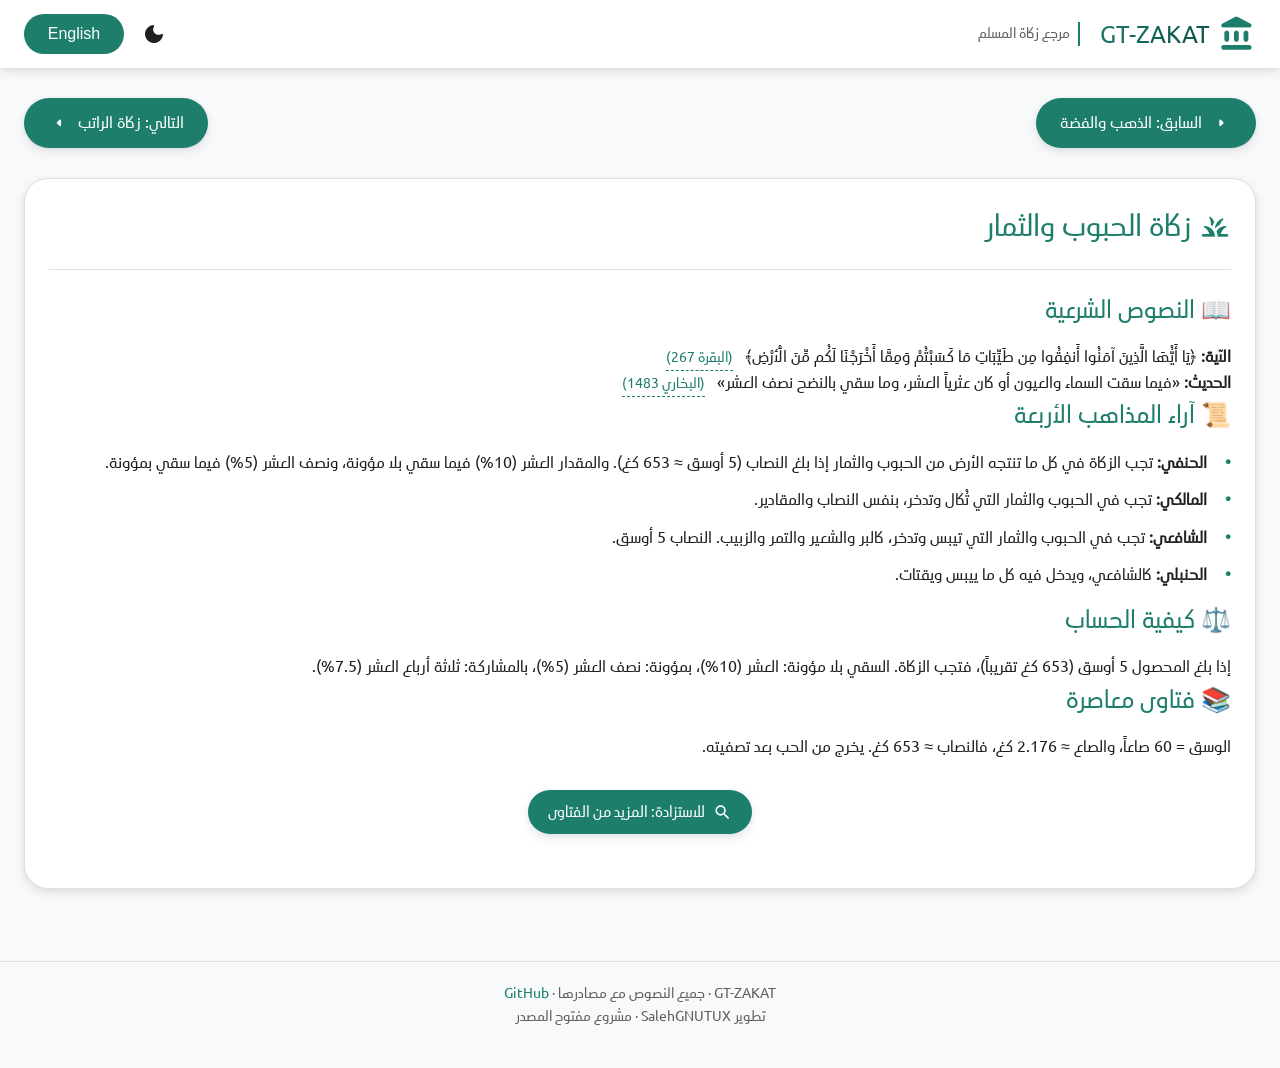
<file: pages/zakat-grains.html>
<!-- pages/zakat-grains.html - النسخة النهائية مع روابط بحث إنجليزية -->
<!DOCTYPE html>
<html lang="ar" dir="rtl">
<head>
    <meta charset="UTF-8">
    <meta name="viewport" content="width=device-width, initial-scale=1.0">
    <title>زكاة الحبوب والثمار · GT-ZAKAT</title>
    <link rel="icon" type="image/png" sizes="16x16" href="/GT-ZAKAT/GT-ZAKAT-logo/16x16/gt-zakat-logo.png">
    <link rel="icon" type="image/png" sizes="32x32" href="/GT-ZAKAT/GT-ZAKAT-logo/32x32/gt-zakat-logo.png">
    <link rel="icon" type="image/png" sizes="128x128" href="/GT-ZAKAT/GT-ZAKAT-logo/128x128/gt-zakat-logo.png">
    <link rel="icon" type="image/png" sizes="256x256" href="/GT-ZAKAT/GT-ZAKAT-logo/256x256/gt-zakat-logo.png">
    <link rel="apple-touch-icon" href="/GT-ZAKAT/GT-ZAKAT-logo/512x512/gt-zakat-logo.png">
    <link href="https://fonts.googleapis.com/icon?family=Material+Icons+Round" rel="stylesheet">
    <link rel="stylesheet" href="../css/style.css?v=2.0">
    <link rel="manifest" href="../manifest.json">
    <style>
        .more-info-btn {
            display: inline-flex;
            align-items: center;
            gap: 8px;
            background: var(--md-primary);
            color: white;
            text-decoration: none;
            padding: 10px 20px;
            border-radius: 40px;
            font-size: 0.95rem;
            font-weight: 500;
            transition: background 0.2s, transform 0.1s;
            box-shadow: var(--shadow);
            margin: 10px 0;
            border: none;
            cursor: pointer;
        }
        .more-info-btn:hover {
            background: var(--md-primary-dark);
            transform: translateY(-2px);
        }
        .more-info-btn .material-icons-round {
            font-size: 1.2rem;
        }
        [dir="ltr"] .more-info-btn {
            flex-direction: row-reverse;
        }
    </style>
</head>
<body data-theme="auto">
    <header class="app-bar">
        <div class="container">
            <div class="logo-area">
                <a href="../index.html" class="logo-link">
                    <span class="material-icons-round logo-icon">account_balance</span>
                    <span class="logo-text">GT-ZAKAT</span>
                </a>
                <span class="tagline" data-i18n="tagline">مرجع زكاة المسلم</span>
            </div>
            <div class="actions">
                <button class="action-btn" id="themeToggle"><span class="material-icons-round">dark_mode</span></button>
                <button class="lang-toggle" id="langToggle">English</button>
            </div>
        </div>
    </header>

    <main class="container">
        <div class="page-navigation">
            <a href="zakat-gold.html" class="nav-button">
                <span class="material-icons-round">arrow_right</span>
                <span data-i18n="prevPage">السابق: الذهب والفضة</span>
            </a>
            <a href="zakat-salary.html" class="nav-button">
                <span data-i18n="nextPage">التالي: زكاة الراتب</span>
                <span class="material-icons-round">arrow_left</span>
            </a>
        </div>

        <div class="card">
            <h1>
                <span class="material-icons-round" style="font-size:2rem;">grass</span>
                <span data-i18n="grainsTitle">زكاة الحبوب والثمار</span>
            </h1>
            <div class="divider"></div>

            <h2 data-i18n="quranHeading">📖 النصوص الشرعية</h2>
            <p>
                <strong data-i18n="quranVerse">الآية:</strong>
                <span data-i18n="verseGrains1">﴿يَا أَيُّهَا الَّذِينَ آمَنُوا أَنفِقُوا مِن طَيِّبَاتِ مَا كَسَبْتُمْ وَمِمَّا أَخْرَجْنَا لَكُم مِّنَ الْأَرْضِ﴾</span>
                <a href="https://quran.com/2:267" target="_blank" class="source-link">(البقرة 267)</a>
            </p>
            <p>
                <strong data-i18n="hadith">الحديث:</strong>
                <span data-i18n="hadithGrains1">«فيما سقت السماء والعيون أو كان عثرياً العشر، وما سقي بالنضح نصف العشر»</span>
                <a href="https://sunnah.com/bukhari:1483" target="_blank" class="source-link">(البخاري 1483)</a>
            </p>

            <h2 data-i18n="madhhabHeading">📜 آراء المذاهب الأربعة</h2>
            <ul style="list-style: none; padding-right:0;">
                <li><strong>الحنفي:</strong> <span data-i18n="hanafiGrains">تجب الزكاة في كل ما تنتجه الأرض من الحبوب والثمار إذا بلغ النصاب (5 أوسق ≈ 653 كغ). والمقدار العشر (10%) فيما سقي بلا مؤونة، ونصف العشر (5%) فيما سقي بمؤونة.</span></li>
                <li><strong>المالكي:</strong> <span data-i18n="malikiGrains">تجب في الحبوب والثمار التي تُكال وتدخر، بنفس النصاب والمقادير.</span></li>
                <li><strong>الشافعي:</strong> <span data-i18n="shafiiGrains">تجب في الحبوب والثمار التي تيبس وتدخر، كالبر والشعير والتمر والزبيب. النصاب 5 أوسق.</span></li>
                <li><strong>الحنبلي:</strong> <span data-i18n="hanbaliGrains">كالشافعي، ويدخل فيه كل ما ييبس ويقتات.</span></li>
            </ul>

            <h2 data-i18n="calculationHeading">⚖️ كيفية الحساب</h2>
            <p data-i18n="calcGrains">إذا بلغ المحصول 5 أوسق (653 كغ تقريباً)، فتجب الزكاة. السقي بلا مؤونة: العشر (10%)، بمؤونة: نصف العشر (5%)، بالمشاركة: ثلاثة أرباع العشر (7.5%).</p>

            <h2 data-i18n="fatwaHeading">📚 فتاوى معاصرة</h2>
            <p data-i18n="fatwaGrains">الوسق = 60 صاعاً، والصاع ≈ 2.176 كغ، فالنصاب ≈ 653 كغ. يخرج من الحب بعد تصفيته.</p>

            <!-- زر للاستزادة مع روابط مزدوجة -->
            <div style="text-align: center; margin: 20px 0;">
                <a href="https://islamqa.info/ar/search?q=%D8%B2%D9%83%D8%A7%D8%A9+%D8%A7%D9%84%D8%AD%D8%A8%D9%88%D8%A8" 
                   class="more-info-btn" 
                   id="moreInfoBtnAr"
                   data-ar-link="https://islamqa.info/ar/search?q=%D8%B2%D9%83%D8%A7%D8%A9+%D8%A7%D9%84%D8%AD%D8%A8%D9%88%D8%A8"
                   data-en-link="https://islamqa.info/en/search?q=zakat+on+grains">
                    <span class="material-icons-round">search</span>
                    <span data-i18n="moreInfoAr">للاستزادة: المزيد من الفتاوى</span>
                </a>
            </div>
        </div>
    </main>

    <footer class="footer container">
        <p><span data-i18n="footer">GT-ZAKAT · جميع النصوص مع مصادرها ·</span> <a href="https://github.com/SalehGNUTUX/GT-ZAKAT" target="_blank">GitHub</a><br><span data-i18n="developer">تطوير SalehGNUTUX · مشروع مفتوح المصدر</span></p>
    </footer>

    <script>
        (function() {
            const translations = {
                tagline: { ar: "مرجع زكاة المسلم", en: "Muslim's Zakat Reference" },
                prevPage: { ar: "السابق: الذهب والفضة", en: "Previous: Gold & Silver" },
                nextPage: { ar: "التالي: زكاة الراتب", en: "Next: Salary Zakat" },
                grainsTitle: { ar: "زكاة الحبوب والثمار", en: "Zakat on Grains and Fruits" },
                quranHeading: { ar: "📖 النصوص الشرعية", en: "📖 Quranic Texts" },
                quranVerse: { ar: "الآية:", en: "Verse:" },
                verseGrains1: { ar: "﴿يَا أَيُّهَا الَّذِينَ آمَنُوا أَنفِقُوا مِن طَيِّبَاتِ مَا كَسَبْتُمْ وَمِمَّا أَخْرَجْنَا لَكُم مِّنَ الْأَرْضِ﴾", en: "O you who have believed, spend from the good things which you have earned and from that which We have produced for you from the earth" },
                hadith: { ar: "الحديث:", en: "Hadith:" },
                hadithGrains1: { ar: "«فيما سقت السماء والعيون أو كان عثرياً العشر، وما سقي بالنضح نصف العشر»", en: "On crops irrigated by rain, springs, or natural moisture, one-tenth is due; on those irrigated by artificial means, one-half of one-tenth." },
                madhhabHeading: { ar: "📜 آراء المذاهب الأربعة", en: "📜 Opinions of the Four Schools" },
                hanafiGrains: { ar: "تجب الزكاة في كل ما تنتجه الأرض من الحبوب والثمار إذا بلغ النصاب (5 أوسق ≈ 653 كغ). والمقدار العشر (10%) فيما سقي بلا مؤونة، ونصف العشر (5%) فيما سقي بمؤونة.", en: "Hanafi: Zakat is obligatory on all grains and fruits produced by the earth if they reach the nisab (5 wasq ≈ 653 kg). The rate is one-tenth (10%) for rain-fed, and one-half of one-tenth (5%) for irrigated." },
                malikiGrains: { ar: "تجب في الحبوب والثمار التي تُكال وتدخر، بنفس النصاب والمقادير.", en: "Maliki: It is obligatory on grains and fruits that are measured and stored, with the same nisab and rates." },
                shafiiGrains: { ar: "تجب في الحبوب والثمار التي تيبس وتدخر، كالبر والشعير والتمر والزبيب. النصاب 5 أوسق.", en: "Shafi'i: It is obligatory on grains and fruits that dry and are stored, such as wheat, barley, dates, and raisins. Nisab is 5 wasq." },
                hanbaliGrains: { ar: "كالشافعي، ويدخل فيه كل ما ييبس ويقتات.", en: "Hanbali: Same as Shafi'i, including everything that dries and is used as staple food." },
                calculationHeading: { ar: "⚖️ كيفية الحساب", en: "⚖️ How to Calculate" },
                calcGrains: { ar: "إذا بلغ المحصول 5 أوسق (653 كغ تقريباً)، فتجب الزكاة. السقي بلا مؤونة: العشر (10%)، بمؤونة: نصف العشر (5%)، بالمشاركة: ثلاثة أرباع العشر (7.5%).", en: "If the harvest reaches 5 wasq (approx. 653 kg), zakat is due. Rain-fed: 10%, irrigated: 5%, mixed: 7.5%." },
                fatwaHeading: { ar: "📚 فتاوى معاصرة", en: "📚 Contemporary Fatawa" },
                fatwaGrains: { ar: "الوسق = 60 صاعاً، والصاع ≈ 2.176 كغ، فالنصاب ≈ 653 كغ. يخرج من الحب بعد تصفيته.", en: "Wasq = 60 sa', sa' ≈ 2.176 kg, so nisab ≈ 653 kg. It is given from cleaned grains." },
                moreInfoAr: { ar: "للاستزادة: المزيد من الفتاوى", en: "More Info: Additional Fatawa" },
                footer: { ar: "GT-ZAKAT · جميع النصوص مع مصادرها ·", en: "GT-ZAKAT · All texts with their sources ·" },
                developer: { ar: "تطوير SalehGNUTUX · مشروع مفتوح المصدر", en: "Developed by SalehGNUTUX · Open Source Project" }
            };

            const themeToggle = document.getElementById('themeToggle');
            const langToggle = document.getElementById('langToggle');
            const moreInfoBtn = document.getElementById('moreInfoBtnAr');
            
            let currentLang = localStorage.getItem('gtzakat_lang') || 'ar';
            const savedTheme = localStorage.getItem('gtzakat_theme');

            function setTheme(theme) {
                if (theme === 'auto') {
                    const prefersDark = window.matchMedia('(prefers-color-scheme: dark)').matches;
                    const newTheme = prefersDark ? 'dark' : 'light';
                    document.documentElement.setAttribute('data-theme', newTheme);
                    localStorage.setItem('gtzakat_theme', newTheme);
                } else {
                    document.documentElement.setAttribute('data-theme', theme);
                    localStorage.setItem('gtzakat_theme', theme);
                }
            }

            if (savedTheme) {
                setTheme(savedTheme);
            } else {
                setTheme('auto');
            }

            themeToggle.addEventListener('click', () => {
                const current = document.documentElement.getAttribute('data-theme');
                const newTheme = current === 'dark' ? 'light' : 'dark';
                setTheme(newTheme);
            });

            function applyLanguage(lang) {
                currentLang = lang;
                localStorage.setItem('gtzakat_lang', lang);
                document.documentElement.lang = lang;
                document.documentElement.dir = lang === 'ar' ? 'rtl' : 'ltr';
                langToggle.innerText = lang === 'ar' ? 'English' : 'العربية';

                document.querySelectorAll('[data-i18n]').forEach(el => {
                    const key = el.getAttribute('data-i18n');
                    if (translations[key] && translations[key][lang]) {
                        if (el.tagName === 'A' && el.classList.contains('nav-button')) {
                        } else {
                            el.innerText = translations[key][lang];
                        }
                    }
                });

                document.querySelectorAll('.nav-button span[data-i18n]').forEach(el => {
                    const key = el.getAttribute('data-i18n');
                    if (translations[key] && translations[key][lang]) {
                        el.innerText = translations[key][lang];
                    }
                });

                if (moreInfoBtn) {
                    const arLink = moreInfoBtn.getAttribute('data-ar-link');
                    const enLink = moreInfoBtn.getAttribute('data-en-link');
                    moreInfoBtn.href = lang === 'ar' ? arLink : enLink;
                    
                    const span = moreInfoBtn.querySelector('span[data-i18n]');
                    if (span && translations.moreInfoAr && translations.moreInfoAr[lang]) {
                        span.innerText = translations.moreInfoAr[lang];
                    }
                }
            }

            applyLanguage(currentLang);
            langToggle.addEventListener('click', () => {
                applyLanguage(currentLang === 'ar' ? 'en' : 'ar');
            });

            document.querySelectorAll('[data-i18n]').forEach(el => {
                if (!el.hasAttribute('data-ar')) {
                    el.setAttribute('data-ar', el.innerText.trim());
                }
            });
        })();
    </script>
</body>
</html>
</file>
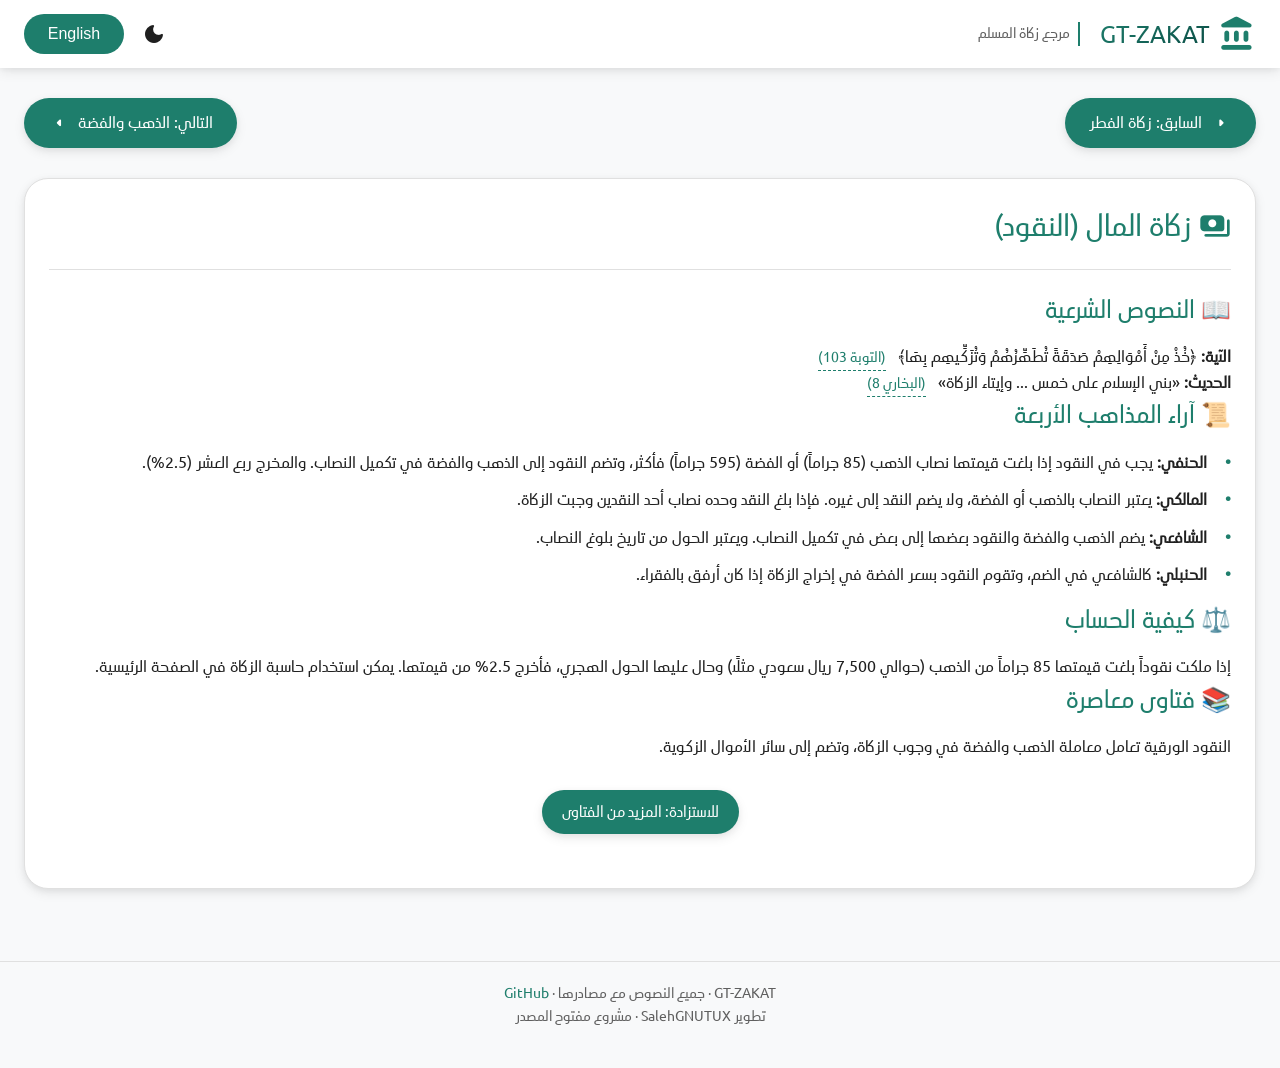
<file: pages/zakat-money.html>
<!-- pages/zakat-money.html - النسخة النهائية مع روابط بحث إنجليزية -->
<!DOCTYPE html>
<html lang="ar" dir="rtl">
<head>
    <meta charset="UTF-8">
    <meta name="viewport" content="width=device-width, initial-scale=1.0">
    <title>زكاة المال · GT-ZAKAT</title>
    <link rel="icon" type="image/png" sizes="16x16" href="/GT-ZAKAT/GT-ZAKAT-logo/16x16/gt-zakat-logo.png">
    <link rel="icon" type="image/png" sizes="32x32" href="/GT-ZAKAT/GT-ZAKAT-logo/32x32/gt-zakat-logo.png">
    <link rel="icon" type="image/png" sizes="128x128" href="/GT-ZAKAT/GT-ZAKAT-logo/128x128/gt-zakat-logo.png">
    <link rel="icon" type="image/png" sizes="256x256" href="/GT-ZAKAT/GT-ZAKAT-logo/256x256/gt-zakat-logo.png">
    <link rel="apple-touch-icon" href="/GT-ZAKAT/GT-ZAKAT-logo/512x512/gt-zakat-logo.png">
    <link href="https://fonts.googleapis.com/icon?family=Material+Icons+Round" rel="stylesheet">
    <link rel="stylesheet" href="../css/style.css?v=2.0">
    <link rel="manifest" href="../manifest.json">
    <style>
        .more-info-btn {
            display: inline-flex;
            align-items: center;
            gap: 8px;
            background: var(--md-primary);
            color: white;
            text-decoration: none;
            padding: 10px 20px;
            border-radius: 40px;
            font-size: 0.95rem;
            font-weight: 500;
            transition: background 0.2s, transform 0.1s;
            box-shadow: var(--shadow);
            margin: 10px 0;
            border: none;
            cursor: pointer;
        }
        .more-info-btn:hover {
            background: var(--md-primary-dark);
            transform: translateY(-2px);
        }
        .more-info-btn .material-icons-round {
            font-size: 1.2rem;
        }
        [dir="ltr"] .more-info-btn {
            flex-direction: row-reverse;
        }
    </style>
</head>
<body data-theme="auto">
    <header class="app-bar">
        <div class="container">
            <div class="logo-area">
                <a href="../index.html" class="logo-link">
                    <span class="material-icons-round logo-icon">account_balance</span>
                    <span class="logo-text">GT-ZAKAT</span>
                </a>
                <span class="tagline" data-i18n="tagline">مرجع زكاة المسلم</span>
            </div>
            <div class="actions">
                <button class="action-btn" id="themeToggle">
                    <span class="material-icons-round">dark_mode</span>
                </button>
                <button class="lang-toggle" id="langToggle">English</button>
            </div>
        </div>
    </header>

    <main class="container">
        <!-- أزرار التنقل -->
        <div class="page-navigation">
            <a href="zakat-fitrah.html" class="nav-button">
                <span class="material-icons-round">arrow_right</span>
                <span data-i18n="prevPage">السابق: زكاة الفطر</span>
            </a>
            <a href="zakat-gold.html" class="nav-button">
                <span data-i18n="nextPage">التالي: الذهب والفضة</span>
                <span class="material-icons-round">arrow_left</span>
            </a>
        </div>

        <div class="card">
            <h1>
                <span class="material-icons-round" style="font-size:2rem;">payments</span>
                <span data-i18n="moneyTitle">زكاة المال (النقود)</span>
            </h1>
            <div class="divider"></div>

            <!-- النصوص الشرعية -->
            <h2 data-i18n="quranHeading">📖 النصوص الشرعية</h2>
            <p>
                <strong data-i18n="quranVerse">الآية:</strong>
                <span data-i18n="verseMoney1">﴿خُذْ مِنْ أَمْوَالِهِمْ صَدَقَةً تُطَهِّرُهُمْ وَتُزَكِّيهِم بِهَا﴾</span>
                <a href="https://quran.com/9:103" target="_blank" class="source-link">(التوبة 103)</a>
            </p>
            <p>
                <strong data-i18n="hadith">الحديث:</strong>
                <span data-i18n="hadithMoney1">«بني الإسلام على خمس ... وإيتاء الزكاة»</span>
                <a href="https://sunnah.com/bukhari:8" target="_blank" class="source-link">(البخاري 8)</a>
            </p>

            <!-- آراء المذاهب الأربعة -->
            <h2 data-i18n="madhhabHeading">📜 آراء المذاهب الأربعة</h2>
            <ul style="list-style: none; padding-right:0;">
                <li><strong>الحنفي:</strong> <span data-i18n="hanafiMoney">يجب في النقود إذا بلغت قيمتها نصاب الذهب (85 جراماً) أو الفضة (595 جراماً) فأكثر، وتضم النقود إلى الذهب والفضة في تكميل النصاب. والمخرج ربع العشر (2.5%).</span></li>
                <li><strong>المالكي:</strong> <span data-i18n="malikiMoney">يعتبر النصاب بالذهب أو الفضة، ولا يضم النقد إلى غيره. فإذا بلغ النقد وحده نصاب أحد النقدين وجبت الزكاة.</span></li>
                <li><strong>الشافعي:</strong> <span data-i18n="shafiiMoney">يضم الذهب والفضة والنقود بعضها إلى بعض في تكميل النصاب. ويعتبر الحول من تاريخ بلوغ النصاب.</span></li>
                <li><strong>الحنبلي:</strong> <span data-i18n="hanbaliMoney">كالشافعي في الضم، وتقوم النقود بسعر الفضة في إخراج الزكاة إذا كان أرفق بالفقراء.</span></li>
            </ul>

            <!-- كيفية الحساب -->
            <h2 data-i18n="calculationHeading">⚖️ كيفية الحساب</h2>
            <p data-i18n="calcMoney">إذا ملكت نقوداً بلغت قيمتها 85 جراماً من الذهب (حوالي 7,500 ريال سعودي مثلاً) وحال عليها الحول الهجري، فأخرج 2.5% من قيمتها. يمكن استخدام حاسبة الزكاة في الصفحة الرئيسية.</p>

            <!-- فتاوى معاصرة -->
            <h2 data-i18n="fatwaHeading">📚 فتاوى معاصرة</h2>
            <p data-i18n="fatwaMoney">النقود الورقية تعامل معاملة الذهب والفضة في وجوب الزكاة، وتضم إلى سائر الأموال الزكوية.</p>

            <!-- زر للاستزادة - مع روابط مزدوجة عربي/إنجليزي -->
            <div style="text-align: center; margin: 20px 0;">
                <a href="https://islamqa.info/ar/search?q=%D8%B2%D9%83%D8%A7%D8%A9+%D8%A7%D9%84%D9%85%D8%A7%D9%84" 
                   class="more-info-btn" 
                   id="moreInfoBtnAr" 
                   data-i18n="moreInfoAr"
                   data-ar-link="https://islamqa.info/ar/search?q=%D8%B2%D9%83%D8%A7%D8%A9+%D8%A7%D9%84%D9%85%D8%A7%D9%84"
                   data-en-link="https://islamqa.info/en/search?q=zakat+on+cash">
                    <span class="material-icons-round">search</span>
                    <span data-i18n="moreInfoAr">للاستزادة: المزيد من الفتاوى</span>
                </a>
            </div>
        </div>
    </main>

    <footer class="footer container">
        <p>
            <span data-i18n="footer">GT-ZAKAT · جميع النصوص مع مصادرها ·</span>
            <a href="https://github.com/SalehGNUTUX/GT-ZAKAT" target="_blank">GitHub</a>
            <br>
            <span data-i18n="developer">تطوير SalehGNUTUX · مشروع مفتوح المصدر</span>
        </p>
    </footer>

    <script>
        (function() {
            // قاموس الترجمة مع إضافة روابط البحث الإنجليزية
            const translations = {
                tagline: { ar: "مرجع زكاة المسلم", en: "Muslim's Zakat Reference" },
                prevPage: { ar: "السابق: زكاة الفطر", en: "Previous: Zakat al-Fitr" },
                nextPage: { ar: "التالي: الذهب والفضة", en: "Next: Gold & Silver" },
                moneyTitle: { ar: "زكاة المال (النقود)", en: "Zakat on Cash (Money)" },
                quranHeading: { ar: "📖 النصوص الشرعية", en: "📖 Quranic Texts" },
                quranVerse: { ar: "الآية:", en: "Verse:" },
                verseMoney1: { ar: "﴿خُذْ مِنْ أَمْوَالِهِمْ صَدَقَةً تُطَهِّرُهُمْ وَتُزَكِّيهِم بِهَا﴾", en: "Take from their wealth a charity by which you purify them and cause them to increase" },
                hadith: { ar: "الحديث:", en: "Hadith:" },
                hadithMoney1: { ar: "«بني الإسلام على خمس ... وإيتاء الزكاة»", en: "Islam is built on five... and giving zakat" },
                madhhabHeading: { ar: "📜 آراء المذاهب الأربعة", en: "📜 Opinions of the Four Schools" },
                hanafiMoney: { ar: "يجب في النقود إذا بلغت قيمتها نصاب الذهب (85 جراماً) أو الفضة (595 جراماً) فأكثر، وتضم النقود إلى الذهب والفضة في تكميل النصاب. والمخرج ربع العشر (2.5%).", en: "Hanafi: Zakat is obligatory on cash if its value reaches the nisab of gold (85g) or silver (595g) or more. Cash is combined with gold and silver to complete the nisab. The rate is 2.5%." },
                malikiMoney: { ar: "يعتبر النصاب بالذهب أو الفضة، ولا يضم النقد إلى غيره. فإذا بلغ النقد وحده نصاب أحد النقدين وجبت الزكاة.", en: "Maliki: Nisab is considered by gold or silver alone, cash is not combined with others. If cash alone reaches the nisab of either, zakat is due." },
                shafiiMoney: { ar: "يضم الذهب والفضة والنقود بعضها إلى بعض في تكميل النصاب. ويعتبر الحول من تاريخ بلوغ النصاب.", en: "Shafi'i: Gold, silver, and cash are combined to complete the nisab. The haul (lunar year) is counted from when nisab is reached." },
                hanbaliMoney: { ar: "كالشافعي في الضم، وتقوم النقود بسعر الفضة في إخراج الزكاة إذا كان أرفق بالفقراء.", en: "Hanbali: Similar to Shafi'i in combining, and cash is valued at the price of silver when paying zakat if it is more beneficial to the poor." },
                calculationHeading: { ar: "⚖️ كيفية الحساب", en: "⚖️ How to Calculate" },
                calcMoney: { ar: "إذا ملكت نقوداً بلغت قيمتها 85 جراماً من الذهب (حوالي 7,500 ريال سعودي مثلاً) وحال عليها الحول الهجري، فأخرج 2.5% من قيمتها. يمكن استخدام حاسبة الزكاة في الصفحة الرئيسية.", en: "If you own cash equivalent to 85 grams of gold (approx. 7,500 SAR) and a lunar year passes, pay 2.5% of its value. Use the zakat calculator on the homepage." },
                fatwaHeading: { ar: "📚 فتاوى معاصرة", en: "📚 Contemporary Fatawa" },
                fatwaMoney: { ar: "النقود الورقية تعامل معاملة الذهب والفضة في وجوب الزكاة، وتضم إلى سائر الأموال الزكوية.", en: "Paper currency is treated like gold and silver regarding zakat, and it is combined with other zakatable assets." },
                moreInfoAr: { ar: "للاستزادة: المزيد من الفتاوى", en: "More Info: Additional Fatawa" },
                footer: { ar: "GT-ZAKAT · جميع النصوص مع مصادرها ·", en: "GT-ZAKAT · All texts with their sources ·" },
                developer: { ar: "تطوير SalehGNUTUX · مشروع مفتوح المصدر", en: "Developed by SalehGNUTUX · Open Source Project" }
            };

            const themeToggle = document.getElementById('themeToggle');
            const langToggle = document.getElementById('langToggle');
            const moreInfoBtn = document.getElementById('moreInfoBtnAr');
            
            // استرجاع اللغة والوضع المحفوظين
            let currentLang = localStorage.getItem('gtzakat_lang') || 'ar';
            const savedTheme = localStorage.getItem('gtzakat_theme');

            // ===== الوضع المظلم مع الحفظ =====
            function setTheme(theme) {
                if (theme === 'auto') {
                    const prefersDark = window.matchMedia('(prefers-color-scheme: dark)').matches;
                    const newTheme = prefersDark ? 'dark' : 'light';
                    document.documentElement.setAttribute('data-theme', newTheme);
                    localStorage.setItem('gtzakat_theme', newTheme);
                } else {
                    document.documentElement.setAttribute('data-theme', theme);
                    localStorage.setItem('gtzakat_theme', theme);
                }
            }

            if (savedTheme) {
                setTheme(savedTheme);
            } else {
                setTheme('auto');
            }

            themeToggle.addEventListener('click', () => {
                const current = document.documentElement.getAttribute('data-theme');
                const newTheme = current === 'dark' ? 'light' : 'dark';
                setTheme(newTheme);
            });

            // ===== الترجمة مع الحفظ وتحديث رابط البحث =====
            function applyLanguage(lang) {
                currentLang = lang;
                localStorage.setItem('gtzakat_lang', lang);
                document.documentElement.lang = lang;
                document.documentElement.dir = lang === 'ar' ? 'rtl' : 'ltr';
                langToggle.innerText = lang === 'ar' ? 'English' : 'العربية';

                // تحديث جميع عناصر data-i18n
                document.querySelectorAll('[data-i18n]').forEach(el => {
                    const key = el.getAttribute('data-i18n');
                    if (translations[key] && translations[key][lang]) {
                        el.innerText = translations[key][lang];
                    }
                });

                // تحديث أزرار التنقل
                document.querySelectorAll('.nav-button span[data-i18n]').forEach(el => {
                    const key = el.getAttribute('data-i18n');
                    if (translations[key] && translations[key][lang]) {
                        el.innerText = translations[key][lang];
                    }
                });

                // تحديث رابط البحث حسب اللغة
                if (moreInfoBtn) {
                    const arLink = moreInfoBtn.getAttribute('data-ar-link');
                    const enLink = moreInfoBtn.getAttribute('data-en-link');
                    moreInfoBtn.href = lang === 'ar' ? arLink : enLink;
                    
                    // تحديث نص الزر
                    const span = moreInfoBtn.querySelector('span[data-i18n]');
                    if (span && translations.moreInfoAr && translations.moreInfoAr[lang]) {
                        span.innerText = translations.moreInfoAr[lang];
                    }
                }
            }

            // تطبيق اللغة المحفوظة
            applyLanguage(currentLang);

            // حدث تغيير اللغة
            langToggle.addEventListener('click', () => {
                applyLanguage(currentLang === 'ar' ? 'en' : 'ar');
            });

            // تخزين النص العربي الأصلي للعودة إليه (اختياري)
            document.querySelectorAll('[data-i18n]').forEach(el => {
                if (!el.hasAttribute('data-ar')) {
                    el.setAttribute('data-ar', el.innerText.trim());
                }
            });
        })();
    </script>
</body>
</html>
</file>
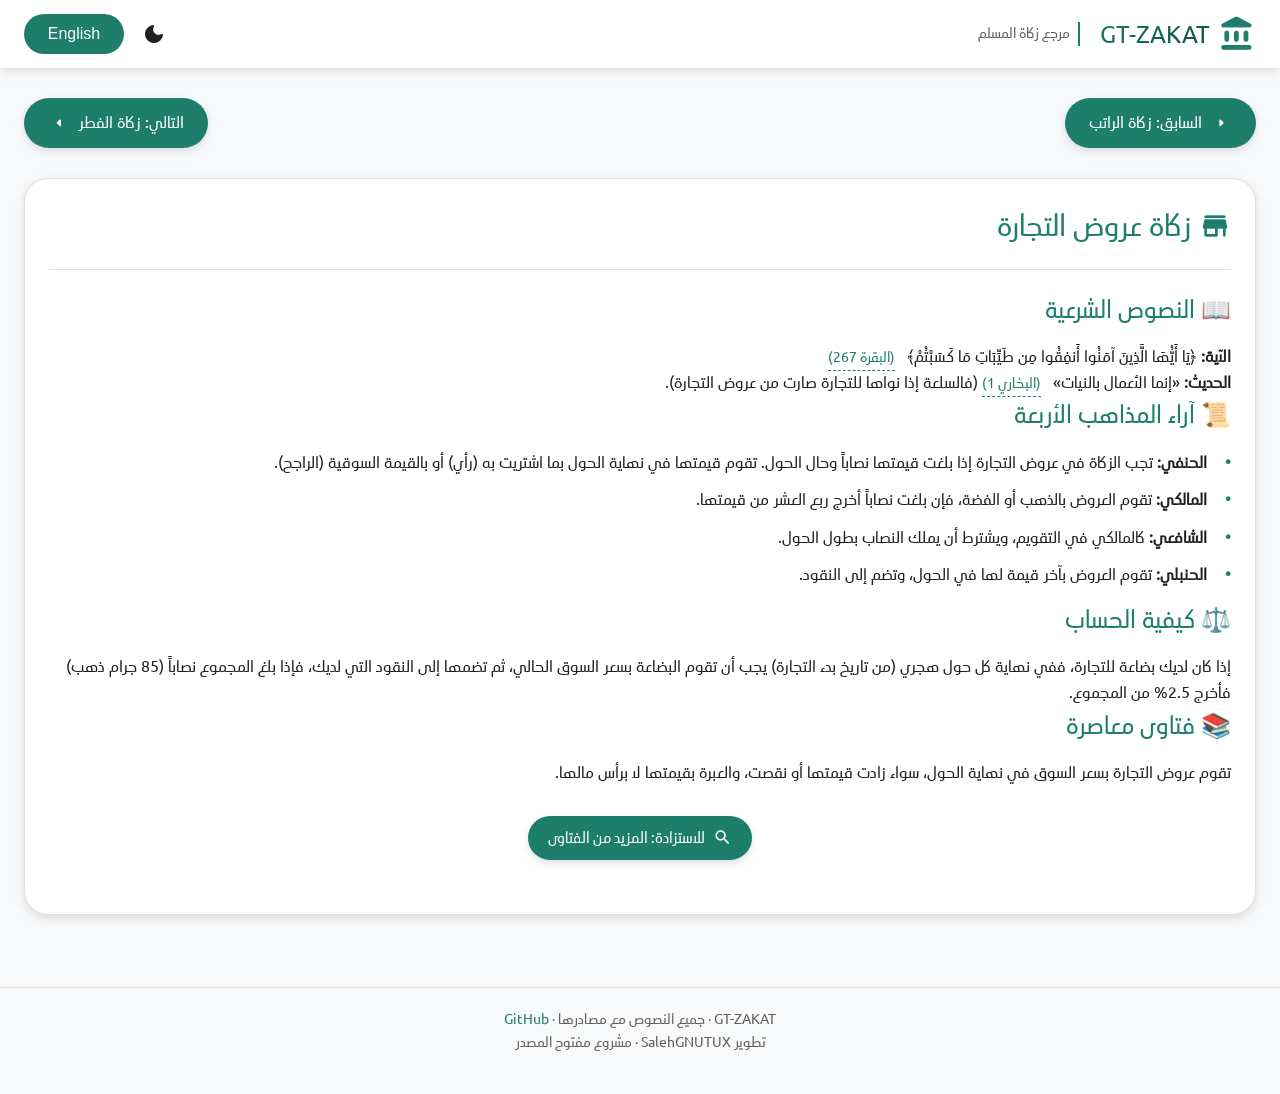
<file: pages/zakat-salary.html>
<!-- pages/zakat-trade.html - النسخة النهائية مع روابط بحث إنجليزية -->
<!DOCTYPE html>
<html lang="ar" dir="rtl">
<head>
    <meta charset="UTF-8">
    <meta name="viewport" content="width=device-width, initial-scale=1.0">
    <title>زكاة عروض التجارة · GT-ZAKAT</title>
    <link rel="icon" type="image/png" sizes="16x16" href="/GT-ZAKAT/GT-ZAKAT-logo/16x16/gt-zakat-logo.png">
    <link rel="icon" type="image/png" sizes="32x32" href="/GT-ZAKAT/GT-ZAKAT-logo/32x32/gt-zakat-logo.png">
    <link rel="icon" type="image/png" sizes="128x128" href="/GT-ZAKAT/GT-ZAKAT-logo/128x128/gt-zakat-logo.png">
    <link rel="icon" type="image/png" sizes="256x256" href="/GT-ZAKAT/GT-ZAKAT-logo/256x256/gt-zakat-logo.png">
    <link rel="apple-touch-icon" href="/GT-ZAKAT/GT-ZAKAT-logo/512x512/gt-zakat-logo.png">
    <link href="https://fonts.googleapis.com/icon?family=Material+Icons+Round" rel="stylesheet">
    <link rel="stylesheet" href="../css/style.css?v=2.0">
    <link rel="manifest" href="../manifest.json">
    <style>
        .more-info-btn {
            display: inline-flex;
            align-items: center;
            gap: 8px;
            background: var(--md-primary);
            color: white;
            text-decoration: none;
            padding: 10px 20px;
            border-radius: 40px;
            font-size: 0.95rem;
            font-weight: 500;
            transition: background 0.2s, transform 0.1s;
            box-shadow: var(--shadow);
            margin: 10px 0;
            border: none;
            cursor: pointer;
        }
        .more-info-btn:hover {
            background: var(--md-primary-dark);
            transform: translateY(-2px);
        }
        .more-info-btn .material-icons-round {
            font-size: 1.2rem;
        }
        [dir="ltr"] .more-info-btn {
            flex-direction: row-reverse;
        }
    </style>
</head>
<body data-theme="auto">
    <header class="app-bar">
        <div class="container">
            <div class="logo-area">
                <a href="../index.html" class="logo-link">
                    <span class="material-icons-round logo-icon">account_balance</span>
                    <span class="logo-text">GT-ZAKAT</span>
                </a>
                <span class="tagline" data-i18n="tagline">مرجع زكاة المسلم</span>
            </div>
            <div class="actions">
                <button class="action-btn" id="themeToggle"><span class="material-icons-round">dark_mode</span></button>
                <button class="lang-toggle" id="langToggle">English</button>
            </div>
        </div>
    </header>

    <main class="container">
        <div class="page-navigation">
            <a href="zakat-salary.html" class="nav-button">
                <span class="material-icons-round">arrow_right</span>
                <span data-i18n="prevPage">السابق: زكاة الراتب</span>
            </a>
            <a href="zakat-fitrah.html" class="nav-button">
                <span data-i18n="nextPage">التالي: زكاة الفطر</span>
                <span class="material-icons-round">arrow_left</span>
            </a>
        </div>

        <div class="card">
            <h1>
                <span class="material-icons-round" style="font-size:2rem;">store</span>
                <span data-i18n="tradeTitle">زكاة عروض التجارة</span>
            </h1>
            <div class="divider"></div>

            <h2 data-i18n="quranHeading">📖 النصوص الشرعية</h2>
            <p>
                <strong data-i18n="quranVerse">الآية:</strong>
                <span data-i18n="verseTrade1">﴿يَا أَيُّهَا الَّذِينَ آمَنُوا أَنفِقُوا مِن طَيِّبَاتِ مَا كَسَبْتُمْ﴾</span>
                <a href="https://quran.com/2:267" target="_blank" class="source-link">(البقرة 267)</a>
            </p>
            <p>
                <strong data-i18n="hadith">الحديث:</strong>
                <span data-i18n="hadithTrade1">«إنما الأعمال بالنيات»</span>
                <a href="https://sunnah.com/bukhari:1" target="_blank" class="source-link">(البخاري 1)</a>
                <span data-i18n="hadithTradeNote"> (فالسلعة إذا نواها للتجارة صارت من عروض التجارة).</span>
            </p>

            <h2 data-i18n="madhhabHeading">📜 آراء المذاهب الأربعة</h2>
            <ul style="list-style: none; padding-right:0;">
                <li><strong>الحنفي:</strong> <span data-i18n="hanafiTrade">تجب الزكاة في عروض التجارة إذا بلغت قيمتها نصاباً وحال الحول. تقوم قيمتها في نهاية الحول بما اشتريت به (رأي) أو بالقيمة السوقية (الراجح).</span></li>
                <li><strong>المالكي:</strong> <span data-i18n="malikiTrade">تقوم العروض بالذهب أو الفضة، فإن بلغت نصاباً أخرج ربع العشر من قيمتها.</span></li>
                <li><strong>الشافعي:</strong> <span data-i18n="shafiiTrade">كالمالكي في التقويم، ويشترط أن يملك النصاب بطول الحول.</span></li>
                <li><strong>الحنبلي:</strong> <span data-i18n="hanbaliTrade">تقوم العروض بآخر قيمة لها في الحول، وتضم إلى النقود.</span></li>
            </ul>

            <h2 data-i18n="calculationHeading">⚖️ كيفية الحساب</h2>
            <p data-i18n="calcTrade">إذا كان لديك بضاعة للتجارة، ففي نهاية كل حول هجري (من تاريخ بدء التجارة) يجب أن تقوم البضاعة بسعر السوق الحالي، ثم تضمها إلى النقود التي لديك، فإذا بلغ المجموع نصاباً (85 جرام ذهب) فأخرج 2.5% من المجموع.</p>

            <h2 data-i18n="fatwaHeading">📚 فتاوى معاصرة</h2>
            <p data-i18n="fatwaTrade">تقوم عروض التجارة بسعر السوق في نهاية الحول، سواء زادت قيمتها أو نقصت، والعبرة بقيمتها لا برأس مالها.</p>

            <!-- زر للاستزادة مع روابط مزدوجة -->
            <div style="text-align: center; margin: 20px 0;">
                <a href="https://islamqa.info/ar/search?q=%D8%B2%D9%83%D8%A7%D8%A9+%D8%B9%D8%B1%D9%88%D8%B6+%D8%A7%D9%84%D8%AA%D8%AC%D8%A7%D8%B1%D8%A9" 
                   class="more-info-btn" 
                   id="moreInfoBtnAr"
                   data-ar-link="https://islamqa.info/ar/search?q=%D8%B2%D9%83%D8%A7%D8%A9+%D8%B9%D8%B1%D9%88%D8%B6+%D8%A7%D9%84%D8%AA%D8%AC%D8%A7%D8%B1%D8%A9"
                   data-en-link="https://islamqa.info/en/search?q=zakat+on+trade+goods">
                    <span class="material-icons-round">search</span>
                    <span data-i18n="moreInfoAr">للاستزادة: المزيد من الفتاوى</span>
                </a>
            </div>
        </div>
    </main>

    <footer class="footer container">
        <p><span data-i18n="footer">GT-ZAKAT · جميع النصوص مع مصادرها ·</span> <a href="https://github.com/SalehGNUTUX/GT-ZAKAT" target="_blank">GitHub</a><br><span data-i18n="developer">تطوير SalehGNUTUX · مشروع مفتوح المصدر</span></p>
    </footer>

    <script>
        (function() {
            const translations = {
                tagline: { ar: "مرجع زكاة المسلم", en: "Muslim's Zakat Reference" },
                prevPage: { ar: "السابق: زكاة الراتب", en: "Previous: Salary Zakat" },
                nextPage: { ar: "التالي: زكاة الفطر", en: "Next: Zakat al-Fitr" },
                tradeTitle: { ar: "زكاة عروض التجارة", en: "Zakat on Trade Goods" },
                quranHeading: { ar: "📖 النصوص الشرعية", en: "📖 Quranic Texts" },
                quranVerse: { ar: "الآية:", en: "Verse:" },
                verseTrade1: { ar: "﴿يَا أَيُّهَا الَّذِينَ آمَنُوا أَنفِقُوا مِن طَيِّبَاتِ مَا كَسَبْتُمْ﴾", en: "O you who have believed, spend from the good things which you have earned" },
                hadith: { ar: "الحديث:", en: "Hadith:" },
                hadithTrade1: { ar: "«إنما الأعمال بالنيات»", en: "Actions are but by intentions" },
                hadithTradeNote: { ar: " (فالسلعة إذا نواها للتجارة صارت من عروض التجارة).", en: " (so if one intends a commodity for trade, it becomes trade goods)." },
                madhhabHeading: { ar: "📜 آراء المذاهب الأربعة", en: "📜 Opinions of the Four Schools" },
                hanafiTrade: { ar: "تجب الزكاة في عروض التجارة إذا بلغت قيمتها نصاباً وحال الحول. تقوم قيمتها في نهاية الحول بما اشتريت به (رأي) أو بالقيمة السوقية (الراجح).", en: "Hanafi: Zakat is obligatory on trade goods if their value reaches nisab and a year passes. They are valued at the end of the year at cost (one view) or market value (preferred)." },
                malikiTrade: { ar: "تقوم العروض بالذهب أو الفضة، فإن بلغت نصاباً أخرج ربع العشر من قيمتها.", en: "Maliki: Goods are valued in gold or silver; if they reach nisab, 2.5% of their value is paid." },
                shafiiTrade: { ar: "كالمالكي في التقويم، ويشترط أن يملك النصاب بطول الحول.", en: "Shafi'i: Same as Maliki in valuation, and it is required that nisab is possessed throughout the haul." },
                hanbaliTrade: { ar: "تقوم العروض بآخر قيمة لها في الحول، وتضم إلى النقود.", en: "Hanbali: Goods are valued at their end-of-year market value and are combined with cash." },
                calculationHeading: { ar: "⚖️ كيفية الحساب", en: "⚖️ How to Calculate" },
                calcTrade: { ar: "إذا كان لديك بضاعة للتجارة، ففي نهاية كل حول هجري (من تاريخ بدء التجارة) يجب أن تقوم البضاعة بسعر السوق الحالي، ثم تضمها إلى النقود التي لديك، فإذا بلغ المجموع نصاباً (85 جرام ذهب) فأخرج 2.5% من المجموع.", en: "If you have trade goods, at the end of each lunar year (from the start of trade), value the goods at current market price, add any cash you have, and if the total reaches nisab (85g gold), pay 2.5%." },
                fatwaHeading: { ar: "📚 فتاوى معاصرة", en: "📚 Contemporary Fatawa" },
                fatwaTrade: { ar: "تقوم عروض التجارة بسعر السوق في نهاية الحول، سواء زادت قيمتها أو نقصت، والعبرة بقيمتها لا برأس مالها.", en: "Trade goods are valued at market price at the end of the year, regardless of increase or decrease; value matters, not cost." },
                moreInfoAr: { ar: "للاستزادة: المزيد من الفتاوى", en: "More Info: Additional Fatawa" },
                footer: { ar: "GT-ZAKAT · جميع النصوص مع مصادرها ·", en: "GT-ZAKAT · All texts with their sources ·" },
                developer: { ar: "تطوير SalehGNUTUX · مشروع مفتوح المصدر", en: "Developed by SalehGNUTUX · Open Source Project" }
            };

            const themeToggle = document.getElementById('themeToggle');
            const langToggle = document.getElementById('langToggle');
            const moreInfoBtn = document.getElementById('moreInfoBtnAr');
            
            let currentLang = localStorage.getItem('gtzakat_lang') || 'ar';
            const savedTheme = localStorage.getItem('gtzakat_theme');

            function setTheme(theme) {
                if (theme === 'auto') {
                    const prefersDark = window.matchMedia('(prefers-color-scheme: dark)').matches;
                    const newTheme = prefersDark ? 'dark' : 'light';
                    document.documentElement.setAttribute('data-theme', newTheme);
                    localStorage.setItem('gtzakat_theme', newTheme);
                } else {
                    document.documentElement.setAttribute('data-theme', theme);
                    localStorage.setItem('gtzakat_theme', theme);
                }
            }

            if (savedTheme) {
                setTheme(savedTheme);
            } else {
                setTheme('auto');
            }

            themeToggle.addEventListener('click', () => {
                const current = document.documentElement.getAttribute('data-theme');
                const newTheme = current === 'dark' ? 'light' : 'dark';
                setTheme(newTheme);
            });

            function applyLanguage(lang) {
                currentLang = lang;
                localStorage.setItem('gtzakat_lang', lang);
                document.documentElement.lang = lang;
                document.documentElement.dir = lang === 'ar' ? 'rtl' : 'ltr';
                langToggle.innerText = lang === 'ar' ? 'English' : 'العربية';

                document.querySelectorAll('[data-i18n]').forEach(el => {
                    const key = el.getAttribute('data-i18n');
                    if (translations[key] && translations[key][lang]) {
                        if (el.tagName === 'A' && el.classList.contains('nav-button')) {
                        } else {
                            el.innerText = translations[key][lang];
                        }
                    }
                });

                document.querySelectorAll('.nav-button span[data-i18n]').forEach(el => {
                    const key = el.getAttribute('data-i18n');
                    if (translations[key] && translations[key][lang]) {
                        el.innerText = translations[key][lang];
                    }
                });

                if (moreInfoBtn) {
                    const arLink = moreInfoBtn.getAttribute('data-ar-link');
                    const enLink = moreInfoBtn.getAttribute('data-en-link');
                    moreInfoBtn.href = lang === 'ar' ? arLink : enLink;
                    
                    const span = moreInfoBtn.querySelector('span[data-i18n]');
                    if (span && translations.moreInfoAr && translations.moreInfoAr[lang]) {
                        span.innerText = translations.moreInfoAr[lang];
                    }
                }
            }

            applyLanguage(currentLang);
            langToggle.addEventListener('click', () => {
                applyLanguage(currentLang === 'ar' ? 'en' : 'ar');
            });

            document.querySelectorAll('[data-i18n]').forEach(el => {
                if (!el.hasAttribute('data-ar')) {
                    el.setAttribute('data-ar', el.innerText.trim());
                }
            });
        })();
    </script>
</body>
</html>
</file>
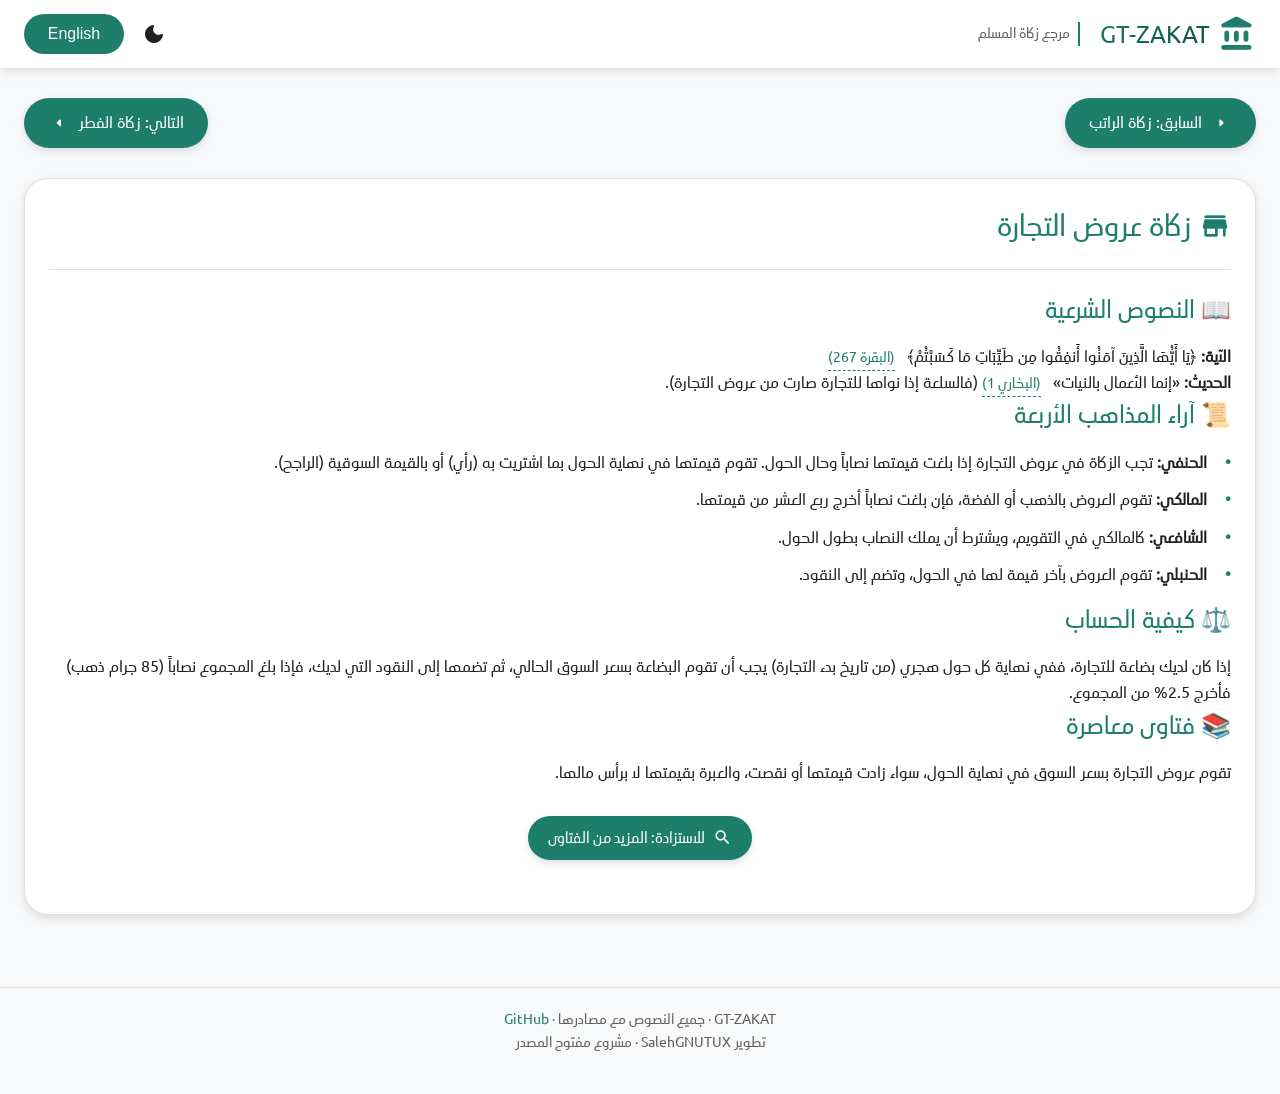
<file: pages/zakat-trade.html>
<!-- pages/zakat-trade.html - النسخة النهائية الكاملة -->
<!DOCTYPE html>
<html lang="ar" dir="rtl">
<head>
    <meta charset="UTF-8">
    <meta name="viewport" content="width=device-width, initial-scale=1.0">
    <title>زكاة عروض التجارة · GT-ZAKAT</title>
    <!-- أيقونات متعددة المقاسات -->
    <link rel="icon" type="image/png" sizes="16x16" href="/GT-ZAKAT/GT-ZAKAT-logo/16x16/gt-zakat-logo.png">
    <link rel="icon" type="image/png" sizes="32x32" href="/GT-ZAKAT/GT-ZAKAT-logo/32x32/gt-zakat-logo.png">
    <link rel="icon" type="image/png" sizes="128x128" href="/GT-ZAKAT/GT-ZAKAT-logo/128x128/gt-zakat-logo.png">
    <link rel="icon" type="image/png" sizes="256x256" href="/GT-ZAKAT/GT-ZAKAT-logo/256x256/gt-zakat-logo.png">
    <link rel="apple-touch-icon" href="/GT-ZAKAT/GT-ZAKAT-logo/512x512/gt-zakat-logo.png">
    <link href="https://fonts.googleapis.com/icon?family=Material+Icons+Round" rel="stylesheet">
    <link rel="stylesheet" href="../css/style.css?v=2.0">
    <link rel="manifest" href="../manifest.json">
    <style>
        .more-info-btn {
            display: inline-flex;
            align-items: center;
            gap: 8px;
            background: var(--md-primary);
            color: white;
            text-decoration: none;
            padding: 10px 20px;
            border-radius: 40px;
            font-size: 0.95rem;
            font-weight: 500;
            transition: background 0.2s, transform 0.1s;
            box-shadow: var(--shadow);
            margin: 10px 0;
            border: none;
            cursor: pointer;
        }
        
        .more-info-btn:hover {
            background: var(--md-primary-dark);
            transform: translateY(-2px);
        }
        
        .more-info-btn .material-icons-round {
            font-size: 1.2rem;
        }
        
        [dir="ltr"] .more-info-btn {
            flex-direction: row-reverse;
        }
    </style>
</head>
<body data-theme="auto">
    <header class="app-bar">
        <div class="container">
            <div class="logo-area">
                <a href="../index.html" class="logo-link">
                    <span class="material-icons-round logo-icon">account_balance</span>
                    <span class="logo-text">GT-ZAKAT</span>
                </a>
                <span class="tagline" data-i18n="tagline">مرجع زكاة المسلم</span>
            </div>
            <div class="actions">
                <button class="action-btn" id="themeToggle"><span class="material-icons-round">dark_mode</span></button>
                <button class="lang-toggle" id="langToggle">English</button>
            </div>
        </div>
    </header>

    <main class="container">
        <div class="page-navigation">
            <a href="zakat-salary.html" class="nav-button">
                <span class="material-icons-round">arrow_right</span>
                <span data-i18n="prevPage">السابق: زكاة الراتب</span>
            </a>
            <a href="zakat-fitrah.html" class="nav-button">
                <span data-i18n="nextPage">التالي: زكاة الفطر</span>
                <span class="material-icons-round">arrow_left</span>
            </a>
        </div>

        <div class="card">
            <h1>
                <span class="material-icons-round" style="font-size:2rem;">store</span>
                <span data-i18n="tradeTitle">زكاة عروض التجارة</span>
            </h1>
            <div class="divider"></div>

            <h2 data-i18n="quranHeading">📖 النصوص الشرعية</h2>
            <p>
                <strong data-i18n="quranVerse">الآية:</strong>
                <span data-i18n="verseTrade1">﴿يَا أَيُّهَا الَّذِينَ آمَنُوا أَنفِقُوا مِن طَيِّبَاتِ مَا كَسَبْتُمْ﴾</span>
                <a href="https://quran.com/2:267" target="_blank" class="source-link">(البقرة 267)</a>
            </p>
            <p>
                <strong data-i18n="hadith">الحديث:</strong>
                <span data-i18n="hadithTrade1">«إنما الأعمال بالنيات»</span>
                <a href="https://sunnah.com/bukhari:1" target="_blank" class="source-link">(البخاري 1)</a>
                <span data-i18n="hadithTradeNote"> (فالسلعة إذا نواها للتجارة صارت من عروض التجارة).</span>
            </p>

            <h2 data-i18n="madhhabHeading">📜 آراء المذاهب الأربعة</h2>
            <ul style="list-style: none; padding-right:0;">
                <li><strong>الحنفي:</strong> <span data-i18n="hanafiTrade">تجب الزكاة في عروض التجارة إذا بلغت قيمتها نصاباً وحال الحول. تقوم قيمتها في نهاية الحول بما اشتريت به (رأي) أو بالقيمة السوقية (الراجح).</span></li>
                <li><strong>المالكي:</strong> <span data-i18n="malikiTrade">تقوم العروض بالذهب أو الفضة، فإن بلغت نصاباً أخرج ربع العشر من قيمتها.</span></li>
                <li><strong>الشافعي:</strong> <span data-i18n="shafiiTrade">كالمالكي في التقويم، ويشترط أن يملك النصاب بطول الحول.</span></li>
                <li><strong>الحنبلي:</strong> <span data-i18n="hanbaliTrade">تقوم العروض بآخر قيمة لها في الحول، وتضم إلى النقود.</span></li>
            </ul>

            <h2 data-i18n="calculationHeading">⚖️ كيفية الحساب</h2>
            <p data-i18n="calcTrade">إذا كان لديك بضاعة للتجارة، ففي نهاية كل حول هجري (من تاريخ بدء التجارة) يجب أن تقوم البضاعة بسعر السوق الحالي، ثم تضمها إلى النقود التي لديك، فإذا بلغ المجموع نصاباً (85 جرام ذهب) فأخرج 2.5% من المجموع.</p>

            <h2 data-i18n="fatwaHeading">📚 فتاوى معاصرة</h2>
            <p data-i18n="fatwaTrade">تقوم عروض التجارة بسعر السوق في نهاية الحول، سواء زادت قيمتها أو نقصت، والعبرة بقيمتها لا برأس مالها.</p>
            
            <!-- زر للاستزادة -->
            <div style="text-align: center; margin: 20px 0;">
                <a href="https://islamqa.info/ar/search?q=%D8%B2%D9%83%D8%A7%D8%A9+%D8%B9%D8%B1%D9%88%D8%B6+%D8%A7%D9%84%D8%AA%D8%AC%D8%A7%D8%B1%D8%A9" target="_blank" class="more-info-btn" id="moreInfoBtn">
                    <span class="material-icons-round">search</span>
                    <span data-i18n="moreInfo">للاستزادة: المزيد من الفتاوى</span>
                </a>
            </div>
        </div>
    </main>

    <footer class="footer container">
        <p><span data-i18n="footer">GT-ZAKAT · جميع النصوص مع مصادرها ·</span> <a href="https://github.com/SalehGNUTUX/GT-ZAKAT" target="_blank">GitHub</a><br><span data-i18n="developer">تطوير SalehGNUTUX · مشروع مفتوح المصدر</span></p>
    </footer>

    <script>
        (function() {
            const translations = {
                tagline: { ar: "مرجع زكاة المسلم", en: "Muslim's Zakat Reference" },
                prevPage: { ar: "السابق: زكاة الراتب", en: "Previous: Salary Zakat" },
                nextPage: { ar: "التالي: زكاة الفطر", en: "Next: Zakat al-Fitr" },
                tradeTitle: { ar: "زكاة عروض التجارة", en: "Zakat on Trade Goods" },
                quranHeading: { ar: "📖 النصوص الشرعية", en: "📖 Quranic Texts" },
                quranVerse: { ar: "الآية:", en: "Verse:" },
                verseTrade1: { ar: "﴿يَا أَيُّهَا الَّذِينَ آمَنُوا أَنفِقُوا مِن طَيِّبَاتِ مَا كَسَبْتُمْ﴾", en: "O you who have believed, spend from the good things which you have earned" },
                hadith: { ar: "الحديث:", en: "Hadith:" },
                hadithTrade1: { ar: "«إنما الأعمال بالنيات»", en: "Actions are but by intentions" },
                hadithTradeNote: { ar: " (فالسلعة إذا نواها للتجارة صارت من عروض التجارة).", en: " (so if one intends a commodity for trade, it becomes trade goods)." },
                madhhabHeading: { ar: "📜 آراء المذاهب الأربعة", en: "📜 Opinions of the Four Schools" },
                hanafiTrade: { ar: "تجب الزكاة في عروض التجارة إذا بلغت قيمتها نصاباً وحال الحول. تقوم قيمتها في نهاية الحول بما اشتريت به (رأي) أو بالقيمة السوقية (الراجح).", en: "Hanafi: Zakat is obligatory on trade goods if their value reaches nisab and a year passes. They are valued at the end of the year at cost (one view) or market value (preferred)." },
                malikiTrade: { ar: "تقوم العروض بالذهب أو الفضة، فإن بلغت نصاباً أخرج ربع العشر من قيمتها.", en: "Maliki: Goods are valued in gold or silver; if they reach nisab, 2.5% of their value is paid." },
                shafiiTrade: { ar: "كالمالكي في التقويم، ويشترط أن يملك النصاب بطول الحول.", en: "Shafi'i: Same as Maliki in valuation, and it is required that nisab is possessed throughout the haul." },
                hanbaliTrade: { ar: "تقوم العروض بآخر قيمة لها في الحول، وتضم إلى النقود.", en: "Hanbali: Goods are valued at their end-of-year market value and are combined with cash." },
                calculationHeading: { ar: "⚖️ كيفية الحساب", en: "⚖️ How to Calculate" },
                calcTrade: { ar: "إذا كان لديك بضاعة للتجارة، ففي نهاية كل حول هجري (من تاريخ بدء التجارة) يجب أن تقوم البضاعة بسعر السوق الحالي، ثم تضمها إلى النقود التي لديك، فإذا بلغ المجموع نصاباً (85 جرام ذهب) فأخرج 2.5% من المجموع.", en: "If you have trade goods, at the end of each lunar year (from the start of trade), value the goods at current market price, add any cash you have, and if the total reaches nisab (85g gold), pay 2.5%." },
                fatwaHeading: { ar: "📚 فتاوى معاصرة", en: "📚 Contemporary Fatawa" },
                fatwaTrade: { ar: "تقوم عروض التجارة بسعر السوق في نهاية الحول، سواء زادت قيمتها أو نقصت، والعبرة بقيمتها لا برأس مالها.", en: "Trade goods are valued at market price at the end of the year, regardless of increase or decrease; value matters, not cost." },
                moreInfo: { ar: "للاستزادة: المزيد من الفتاوى", en: "More Info: Additional Fatawa" },
                footer: { ar: "GT-ZAKAT · جميع النصوص مع مصادرها ·", en: "GT-ZAKAT · All texts with their sources ·" },
                developer: { ar: "تطوير SalehGNUTUX · مشروع مفتوح المصدر", en: "Developed by SalehGNUTUX · Open Source Project" }
            };

            const themeToggle = document.getElementById('themeToggle');
            const langToggle = document.getElementById('langToggle');
            let currentLang = 'ar';

            function setTheme(theme) {
                if (theme === 'auto') {
                    const prefersDark = window.matchMedia('(prefers-color-scheme: dark)').matches;
                    document.documentElement.setAttribute('data-theme', prefersDark ? 'dark' : 'light');
                } else {
                    document.documentElement.setAttribute('data-theme', theme);
                }
            }
            setTheme('auto');
            themeToggle.addEventListener('click', () => {
                const current = document.documentElement.getAttribute('data-theme');
                document.documentElement.setAttribute('data-theme', current === 'dark' ? 'light' : 'dark');
            });

            function applyLanguage(lang) {
                currentLang = lang;
                document.documentElement.lang = lang;
                document.documentElement.dir = lang === 'ar' ? 'rtl' : 'ltr';
                langToggle.innerText = lang === 'ar' ? 'English' : 'العربية';

                document.querySelectorAll('[data-i18n]').forEach(el => {
                    const key = el.getAttribute('data-i18n');
                    if (translations[key] && translations[key][lang]) {
                        if (el.tagName === 'A' && el.classList.contains('nav-button')) {
                        } else {
                            el.innerText = translations[key][lang];
                        }
                    }
                });

                document.querySelectorAll('.nav-button span[data-i18n]').forEach(el => {
                    const key = el.getAttribute('data-i18n');
                    if (translations[key] && translations[key][lang]) {
                        el.innerText = translations[key][lang];
                    }
                });

                const moreInfoBtn = document.getElementById('moreInfoBtn');
                const moreInfoSpan = moreInfoBtn.querySelector('span[data-i18n]');
                if (moreInfoSpan && translations.moreInfo && translations.moreInfo[lang]) {
                    moreInfoSpan.innerText = translations.moreInfo[lang];
                }
            }

            applyLanguage('ar');
            langToggle.addEventListener('click', () => {
                applyLanguage(currentLang === 'ar' ? 'en' : 'ar');
            });

            document.querySelectorAll('[data-i18n]').forEach(el => {
                if (!el.hasAttribute('data-ar')) {
                    el.setAttribute('data-ar', el.innerText.trim());
                }
            });
        })();
    </script>
</body>
</html>
</file>
<file: css/style.css>
/* ===== GT-ZAKAT - ملف الأنماط الرئيسي (النسخة النهائية المتجاوبة) ===== */

/* ===== الخط المخصص ===== */
@font-face {
    font-family: 'Ubuntu Arabic';
    src: url('../fonts/Ubuntu Arabic Regular.otf') format('opentype');
    font-weight: normal;
    font-style: normal;
    font-display: swap;
}

/* ===== RESET & المتغيرات العامة ===== */
* {
    margin: 0;
    padding: 0;
    box-sizing: border-box;
    transition: background-color 0.3s ease, color 0.2s ease, border-color 0.2s ease;
}

:root {
    /* الألوان الأساسية */
    --md-primary: #1e7e6c;
    --md-primary-light: #4b9b8a;
    --md-primary-dark: #0e5244;
    
    /* الوضع الفاتح */
    --bg: #f8f9fa;
    --surface: #ffffff;
    --text: #1f1f1f;
    --text-secondary: #5f5f5f;
    --border: #e0e0e0;
    --shadow: 0 2px 6px rgba(0, 0, 0, 0.05), 0 4px 12px rgba(0, 0, 0, 0.08);
    --card-bg: #ffffff;
    --hover-bg: rgba(30, 126, 108, 0.05);
    --result-bg: rgba(30, 126, 108, 0.1);
    --tooltip-bg: #ffffff;
}

[data-theme="dark"] {
    --bg: #121212;
    --surface: #1e1e1e;
    --text: #e9e9e9;
    --text-secondary: #aaaaaa;
    --border: #333333;
    --card-bg: #2a2a2a;
    --shadow: 0 2px 6px rgba(0, 0, 0, 0.5);
    --hover-bg: rgba(30, 126, 108, 0.2);
    --result-bg: rgba(30, 126, 108, 0.15);
    --tooltip-bg: #2a2a2a;
}

/* ===== التخطيط الأساسي ===== */
body {
    font-family: 'Ubuntu Arabic', 'Roboto', sans-serif;
    background: var(--bg);
    color: var(--text);
    line-height: 1.6;
    min-height: 100vh;
    display: flex;
    flex-direction: column;
    padding: 0 0 20px 0;
    direction: rtl;
}

.container {
    max-width: 1280px;
    margin: 0 auto;
    padding: 0 24px;
    width: 100%;
}

/* ===== شريط التطبيق والشعار النصي ===== */
.app-bar {
    background: var(--surface);
    box-shadow: var(--shadow);
    padding: 12px 0;
    position: sticky;
    top: 0;
    z-index: 10;
    backdrop-filter: blur(4px);
}

.app-bar .container {
    display: flex;
    align-items: center;
    justify-content: space-between;
    flex-wrap: wrap;
    gap: 16px;
}

.logo-area {
    display: flex;
    align-items: center;
    gap: 12px;
    flex-wrap: wrap;
}

.logo-link {
    display: flex;
    align-items: center;
    text-decoration: none;
    gap: 8px;
    position: relative;
}

.logo-link::after {
    content: "";
    position: absolute;
    bottom: -4px;
    left: 0;
    width: 100%;
    height: 2px;
    background: var(--md-primary);
    transform: scaleX(0);
    transition: transform 0.2s;
}

.logo-link:hover::after {
    transform: scaleX(1);
}

.logo-icon {
    font-size: 2.4rem;
    color: var(--md-primary);
    transition: transform 0.2s;
}

.logo-link:hover .logo-icon {
    transform: rotate(5deg) scale(1.1);
}

.logo-text {
    font-size: 1.5rem;
    font-weight: 500;
    background: linear-gradient(145deg, var(--md-primary), #0a4b44);
    -webkit-background-clip: text;
    background-clip: text;
    -webkit-text-fill-color: transparent;
}

.tagline {
    font-size: 0.9rem;
    color: var(--text-secondary);
    margin-right: 8px;
    border-right: 2px solid var(--md-primary);
    padding-right: 8px;
    white-space: nowrap;
}

.actions {
    display: flex;
    gap: 8px;
    align-items: center;
}

.action-btn {
    background: transparent;
    border: none;
    color: var(--text);
    width: 44px;
    height: 44px;
    border-radius: 50%;
    display: flex;
    align-items: center;
    justify-content: center;
    cursor: pointer;
    font-size: 1.5rem;
    transition: background 0.2s;
}

.action-btn:hover {
    background: var(--hover-bg);
}

.lang-toggle {
    font-size: 1rem;
    padding: 0 16px;
    border-radius: 30px;
    background: var(--md-primary);
    color: white;
    border: none;
    height: 40px;
    cursor: pointer;
    font-weight: 500;
    min-width: 100px;
    transition: background 0.2s;
}

.lang-toggle:hover {
    background: var(--md-primary-dark);
}

/* ===== القسم الترحيبي ===== */
.hero {
    text-align: center;
    margin: 32px 0 20px;
}

.hero h1 {
    font-size: 2.4rem;
    font-weight: 400;
    margin-bottom: 8px;
    color: var(--text);
}

.badge {
    background: var(--md-primary-light);
    color: white;
    padding: 4px 16px;
    border-radius: 30px;
    display: inline-block;
    font-size: 0.9rem;
    margin-bottom: 16px;
}

/* ===== البطاقات ===== */
.card {
    background: var(--card-bg);
    border-radius: 24px;
    padding: 24px;
    box-shadow: var(--shadow);
    border: 1px solid var(--border);
    margin-bottom: 24px;
}

.card h1, .card h2 {
    font-size: 1.8rem;
    font-weight: 500;
    margin-bottom: 16px;
    display: flex;
    align-items: center;
    gap: 8px;
    color: var(--md-primary);
}

.card h2 {
    font-size: 1.5rem;
}

.divider {
    height: 1px;
    background: var(--border);
    margin: 20px 0;
}

/* ===== بطاقات الزكاة ===== */
.zakat-cards-grid {
    display: grid;
    grid-template-columns: repeat(auto-fit, minmax(160px, 1fr));
    gap: 20px;
    margin: 30px 0;
}

.zakat-card {
    background: var(--card-bg);
    border: 2px solid var(--border);
    border-radius: 24px;
    padding: 24px 16px;
    text-align: center;
    cursor: pointer;
    transition: all 0.3s cubic-bezier(0.4, 0, 0.2, 1);
    position: relative;
    overflow: hidden;
    box-shadow: var(--shadow);
}

.zakat-card::before {
    content: '';
    position: absolute;
    top: 0;
    left: 0;
    right: 0;
    height: 4px;
    background: var(--md-primary);
    transform: scaleX(0);
    transition: transform 0.3s;
}

.zakat-card:hover {
    transform: translateY(-8px);
    border-color: var(--md-primary);
    box-shadow: 0 12px 24px rgba(30, 126, 108, 0.2);
}

.zakat-card:hover::before {
    transform: scaleX(1);
}

.zakat-card .material-icons-round {
    font-size: 3rem;
    color: var(--md-primary);
    margin-bottom: 16px;
    transition: transform 0.3s;
}

.zakat-card:hover .material-icons-round {
    transform: scale(1.1) rotate(5deg);
}

.zakat-card h3 {
    font-size: 1.2rem;
    margin-bottom: 8px;
    color: var(--text);
}

.zakat-card p {
    font-size: 0.9rem;
    color: var(--text-secondary);
    margin: 0;
}

/* ===== علامات التبويب ===== */
.madhhab-tabs {
    display: flex;
    flex-wrap: wrap;
    gap: 8px;
    margin-bottom: 20px;
}

.madhhab-tab {
    background: transparent;
    border: 1px solid var(--border);
    padding: 8px 20px;
    border-radius: 30px;
    cursor: pointer;
    color: var(--text);
    font-weight: 500;
    transition: all 0.2s;
    font-family: 'Ubuntu Arabic', 'Roboto', sans-serif;
}

.madhhab-tab:hover {
    background: var(--hover-bg);
    border-color: var(--md-primary);
}

.madhhab-tab.active {
    background: var(--md-primary);
    color: white;
    border-color: var(--md-primary);
}

/* ===== حقول الإدخال ===== */
.input-field, .currency-select {
    width: 100%;
    padding: 14px 16px;
    border-radius: 16px;
    border: 1px solid var(--border);
    background: var(--surface);
    color: var(--text);
    font-size: 1rem;
    margin: 8px 0 16px;
    font-family: 'Ubuntu Arabic', 'Roboto', sans-serif;
    direction: ltr;
    text-align: right;
}

.currency-select {
    direction: ltr;
}

.currency-select option {
    direction: rtl;
    text-align: right;
}

.input-group {
    display: flex;
    gap: 8px;
    align-items: center;
}

.input-group .input-field {
    flex: 2;
}

.input-group .currency-select {
    flex: 1;
    min-width: 140px;
}

label {
    font-weight: 500;
    color: var(--text-secondary);
    display: block;
    margin-bottom: 4px;
}

/* ===== الأزرار ===== */
.btn {
    background: var(--md-primary);
    color: white;
    border: none;
    padding: 14px 24px;
    border-radius: 40px;
    font-size: 1rem;
    font-weight: 500;
    cursor: pointer;
    width: 100%;
    box-shadow: 0 4px 8px rgba(0, 0, 0, 0.1);
    transition: background 0.2s, transform 0.1s;
    font-family: 'Ubuntu Arabic', 'Roboto', sans-serif;
}

.btn:hover {
    background: var(--md-primary-dark);
    transform: scale(0.98);
}

.toggle-manual-btn {
    background: transparent;
    border: 2px solid var(--md-primary);
    color: var(--md-primary);
    padding: 8px 16px;
    border-radius: 30px;
    cursor: pointer;
    font-size: 0.9rem;
    transition: all 0.3s;
    display: inline-flex;
    align-items: center;
    gap: 8px;
    font-family: 'Ubuntu Arabic', 'Roboto', sans-serif;
}

.toggle-manual-btn:hover {
    background: var(--md-primary);
    color: white;
}

/* ===== نتائج الحساب ===== */
.result-box {
    background: var(--result-bg);
    padding: 20px;
    border-radius: 16px;
    margin-top: 20px;
    font-size: 1.2rem;
    font-weight: 500;
    border-right: 4px solid var(--md-primary);
    line-height: 1.8;
    direction: ltr;
    text-align: right;
}

.result-box small {
    font-size: 0.9rem;
    font-weight: normal;
    color: var(--text-secondary);
}

/* ===== روابط المصادر ===== */
.source-link {
    color: var(--md-primary);
    text-decoration: none;
    font-size: 0.9rem;
    border-bottom: 1px dashed;
    margin-right: 8px;
    transition: border-bottom 0.2s;
}

.source-link:hover {
    border-bottom-style: solid;
}

/* ===== أزرار التنقل بين الصفحات ===== */
.page-navigation {
    display: flex;
    justify-content: space-between;
    margin: 30px 0;
    gap: 16px;
    flex-wrap: wrap;
}

.nav-button {
    display: flex;
    align-items: center;
    gap: 8px;
    background: var(--md-primary);
    color: white;
    text-decoration: none;
    padding: 12px 24px;
    border-radius: 40px;
    font-weight: 500;
    transition: background 0.2s, transform 0.1s;
    box-shadow: var(--shadow);
}

.nav-button:hover {
    background: var(--md-primary-dark);
    transform: translateY(-2px);
}

.nav-button .material-icons-round {
    font-size: 1.4rem;
}

.nav-button.disabled {
    opacity: 0.5;
    pointer-events: none;
    background: var(--text-secondary);
}

/* ===== معلومات النصاب ===== */
.nisab-info {
    background: var(--hover-bg);
    padding: 16px;
    border-radius: 16px;
    margin: 16px 0;
}

.nisab-info p {
    margin: 8px 0;
    direction: ltr;
    text-align: right;
}

/* ===== Tooltip ===== */
.tooltip {
    position: relative;
    display: inline-block;
    cursor: help;
    border-bottom: 1px dashed var(--md-primary);
}

.tooltip .tooltip-text {
    visibility: hidden;
    width: 250px;
    background-color: var(--tooltip-bg);
    color: var(--text);
    text-align: center;
    border-radius: 8px;
    padding: 8px;
    position: absolute;
    z-index: 1;
    bottom: 125%;
    left: 50%;
    transform: translateX(-50%);
    opacity: 0;
    transition: opacity 0.3s;
    box-shadow: var(--shadow);
    border: 1px solid var(--border);
    font-size: 0.85rem;
    pointer-events: none;
}

.tooltip:hover .tooltip-text {
    visibility: visible;
    opacity: 1;
}

/* ===== الإدخال اليدوي ===== */
.manual-price-input {
    display: flex;
    gap: 10px;
    align-items: center;
    margin: 20px 0;
    padding: 16px;
    background: var(--hover-bg);
    border-radius: 16px;
}

.manual-price-input label {
    flex: 1;
}

.manual-price-input input {
    width: 150px;
    padding: 10px;
    border-radius: 8px;
    border: 1px solid var(--border);
    background: var(--surface);
    color: var(--text);
    font-family: 'Ubuntu Arabic', 'Roboto', sans-serif;
    direction: ltr;
}

/* ===== الشارات ===== */
.price-source-badge {
    font-size: 0.8rem;
    padding: 4px 8px;
    border-radius: 20px;
    background: var(--md-primary);
    color: white;
    margin-left: 10px;
    display: inline-block;
}

/* ===== القوائم ===== */
ul {
    list-style: none;
    padding-right: 0;
}

ul li {
    margin-bottom: 12px;
    padding-right: 24px;
    position: relative;
}

ul li::before {
    content: "•";
    color: var(--md-primary);
    font-weight: bold;
    position: absolute;
    right: 0;
}

/* ===== تذييل الصفحة ===== */
.footer {
    text-align: center;
    margin-top: 48px;
    color: var(--text-secondary);
    font-size: 0.9rem;
    padding: 20px 0;
    border-top: 1px solid var(--border);
}

.footer a {
    color: var(--md-primary);
    text-decoration: none;
}

.footer a:hover {
    text-decoration: underline;
}

/* ===== تحسينات للغة الإنجليزية ===== */
[dir="ltr"] {
    direction: ltr;
}

[dir="ltr"] body {
    text-align: left;
}

[dir="ltr"] .tagline {
    margin-right: 0;
    margin-left: 8px;
    border-right: none;
    border-left: 2px solid var(--md-primary);
    padding-right: 0;
    padding-left: 8px;
}

[dir="ltr"] ul li {
    padding-right: 0;
    padding-left: 24px;
}

[dir="ltr"] ul li::before {
    right: auto;
    left: 0;
}

[dir="ltr"] .result-box {
    border-right: none;
    border-left: 4px solid var(--md-primary);
    text-align: left;
}

[dir="ltr"] .input-field, 
[dir="ltr"] .currency-select {
    text-align: left;
}

[dir="ltr"] .nisab-info p {
    text-align: left;
}

[dir="ltr"] .tooltip .tooltip-text {
    left: 0;
    transform: translateX(0);
}

/* ===== تحسينات الوضع المظلم ===== */
[data-theme="dark"] .logo-text {
    background: linear-gradient(145deg, #4b9b8a, #1e7e6c);
    -webkit-background-clip: text;
    background-clip: text;
}

[data-theme="dark"] .badge {
    background: var(--md-primary-dark);
}

[data-theme="dark"] .result-box {
    background: rgba(30, 126, 108, 0.2);
}

[data-theme="dark"] .zakat-card:hover {
    box-shadow: 0 12px 24px rgba(0, 0, 0, 0.5);
}

/* ===== تحسينات عامة ===== */
.note {
    font-size: 0.85rem;
    color: var(--text-secondary);
    margin-top: 8px;
    font-style: italic;
}

.material-icons-round {
    vertical-align: middle;
}

/* ضمان ظهور الأرقام بالشكل الغربي */
input, select, button, .result-box, .nisab-info p, .price-source-badge, #lastUpdateNote {
    font-feature-settings: "tnum";
}

/* ===== تحسينات متقدمة للشاشات الصغيرة (Responsive) ===== */

/* للشاشات الصغيرة جداً (أقل من 400px) */
@media (max-width: 400px) {
    .app-bar .container {
        flex-direction: column;
        align-items: stretch;
        gap: 8px;
    }
    
    .logo-area {
        justify-content: space-between;
        width: 100%;
    }
    
    .logo-link {
        flex-shrink: 0;
    }
    
    .logo-text {
        font-size: 1.2rem;
    }
    
    .tagline {
        font-size: 0.8rem;
        margin-right: 4px;
        padding-right: 4px;
        white-space: normal;
        text-align: left;
        flex: 1;
    }
    
    .actions {
        justify-content: space-between;
        width: 100%;
    }
    
    .action-btn {
        width: 40px;
        height: 40px;
    }
    
    .lang-toggle {
        min-width: 80px;
        font-size: 0.9rem;
        padding: 0 8px;
    }
    
    .hero h1 {
        font-size: 1.5rem;
    }
    
    .badge {
        font-size: 0.8rem;
        padding: 4px 12px;
    }
}

/* للشاشات المتوسطة (بين 401px و 600px) */
@media (min-width: 401px) and (max-width: 600px) {
    .app-bar .container {
        flex-wrap: wrap;
    }
    
    .logo-area {
        flex: 1 1 auto;
    }
    
    .actions {
        flex: 0 0 auto;
    }
    
    .tagline {
        white-space: normal;
        font-size: 0.85rem;
    }
}

/* تحسينات إضافية لبطاقات الزكاة على الهاتف */
@media (max-width: 600px) {
    .zakat-cards-grid {
        grid-template-columns: repeat(2, 1fr);
        gap: 12px;
    }
    
    .zakat-card {
        padding: 16px 8px;
    }
    
    .zakat-card .material-icons-round {
        font-size: 2.2rem;
    }
    
    .zakat-card h3 {
        font-size: 1rem;
    }
    
    .zakat-card p {
        font-size: 0.8rem;
    }
    
    .card {
        padding: 16px;
    }
    
    .card h2 {
        font-size: 1.3rem;
    }
    
    .input-field, .currency-select {
        padding: 12px;
        font-size: 0.95rem;
    }
    
    .btn {
        padding: 12px 20px;
        font-size: 0.95rem;
    }
    
    .madhhab-tabs {
        gap: 4px;
    }
    
    .madhhab-tab {
        padding: 6px 12px;
        font-size: 0.85rem;
    }
    
    .result-box {
        padding: 16px;
        font-size: 1rem;
    }
    
    .page-navigation {
        flex-direction: column;
        gap: 8px;
    }
    
    .nav-button {
        width: 100%;
        justify-content: center;
    }
}

/* تحسينات للشاشات الصغيرة جداً (أقل من 350px) */
@media (max-width: 350px) {
    .logo-area {
        flex-direction: column;
        align-items: center;
        text-align: center;
    }
    
    .tagline {
        margin-right: 0;
        border-right: none;
        padding-right: 0;
        text-align: center;
    }
    
    [dir="ltr"] .tagline {
        margin-left: 0;
        border-left: none;
        padding-left: 0;
    }
    
    .actions {
        justify-content: center;
    }
    
    .zakat-cards-grid {
        grid-template-columns: 1fr;
    }
    
    .currency-select {
        font-size: 0.85rem;
    }
    
    .input-group {
        flex-direction: column;
    }
    
    .input-group .currency-select {
        width: 100%;
    }
}

/* تحسينات للغة الإنجليزية على الهاتف */
@media (max-width: 400px) {
    [dir="ltr"] .logo-area {
        justify-content: space-between;
    }
    
    [dir="ltr"] .tagline {
        margin-left: 4px;
        padding-left: 4px;
        text-align: right;
    }
}

/* تحسينات لأزرار المعلومات على الشاشات الصغيرة */
@media (max-width: 480px) {
    .more-info-btn {
        width: 100%;
        justify-content: center;
        padding: 8px 16px;
        font-size: 0.85rem;
    }
    
    .tooltip .tooltip-text {
        width: 200px;
        font-size: 0.75rem;
    }
}

/* تحسينات للشاشات المتوسطة */
@media (min-width: 601px) and (max-width: 1024px) {
    .container {
        padding: 0 20px;
    }
    
    .hero h1 {
        font-size: 2rem;
    }
    
    .zakat-cards-grid {
        grid-template-columns: repeat(3, 1fr);
    }
}

/* ===== إصلاحات إضافية للهاتف (لضمان عدم نزول العناصر) ===== */
@media (max-width: 480px) {
    /* إجبار العناصر على البقاء في سطر واحد */
    .app-bar .container {
        display: flex !important;
        flex-direction: row !important;
        flex-wrap: wrap !important;
        justify-content: space-between !important;
        align-items: center !important;
    }
    
    .logo-area {
        width: auto !important;
        flex: 1 1 auto !important;
        display: flex !important;
        align-items: center !important;
        gap: 8px !important;
    }
    
    .actions {
        width: auto !important;
        flex: 0 0 auto !important;
        display: flex !important;
        align-items: center !important;
        gap: 4px !important;
    }
    
    /* إذا كانت الشاشة صغيرة جداً، نخفي العبارة الجانبية */
    .tagline {
        display: inline-block !important;
        font-size: 0.7rem !important;
        margin-right: 4px !important;
        padding-right: 4px !important;
        white-space: nowrap !important;
        max-width: 100px !important;
        overflow: hidden !important;
        text-overflow: ellipsis !important;
    }
    
    /* للشاشات الضيقة جداً، نخفي العبارة تماماً */
    @media (max-width: 380px) {
        .tagline {
            display: none !important;
        }
    }
    
    .logo-text {
        font-size: 1.1rem !important;
    }
    
    .lang-toggle {
        min-width: 70px !important;
        font-size: 0.8rem !important;
        padding: 0 6px !important;
    }
    
    .action-btn {
        width: 36px !important;
        height: 36px !important;
    }
}

/* تحسينات للشاشات الصغيرة جداً جداً */
@media (max-width: 360px) {
    .logo-text {
        font-size: 1rem !important;
    }
    
    .lang-toggle {
        min-width: 60px !important;
        font-size: 0.75rem !important;
    }
    
    .action-btn {
        width: 32px !important;
        height: 32px !important;
    }
}
</file>
